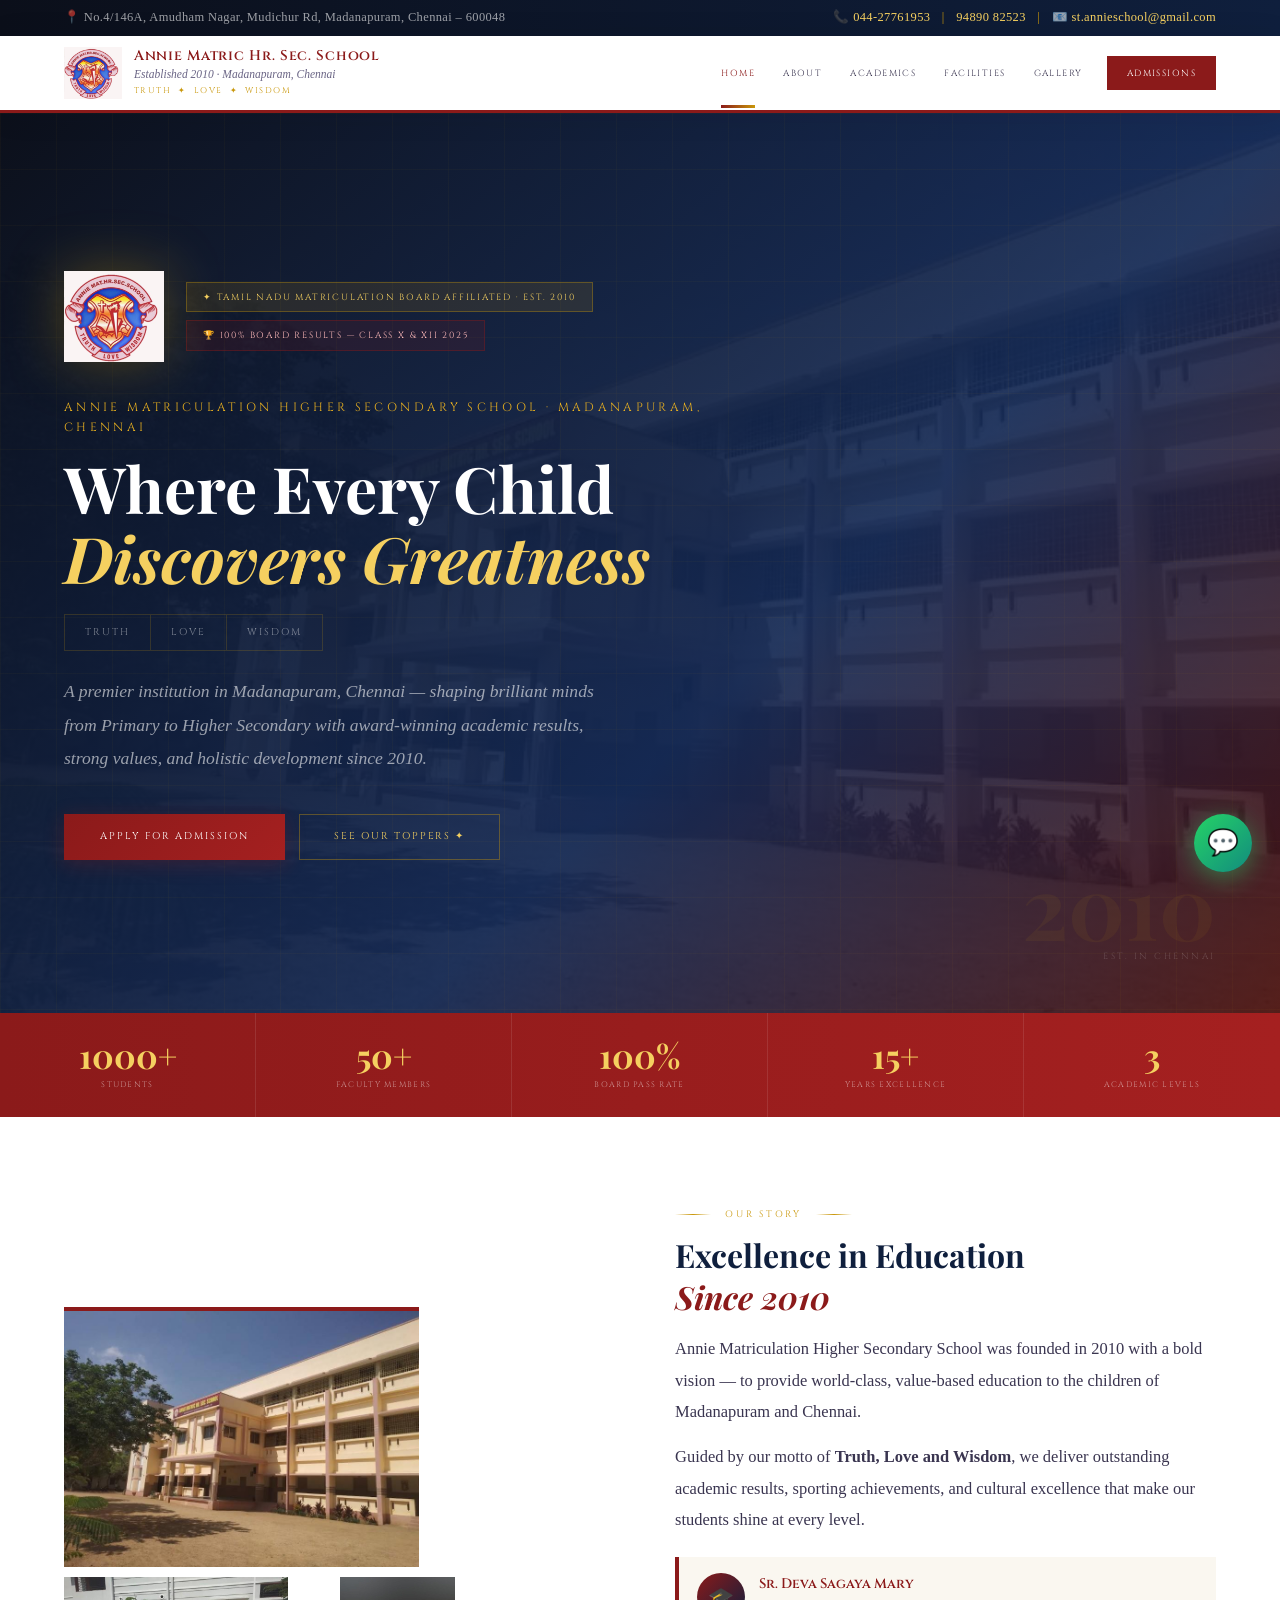
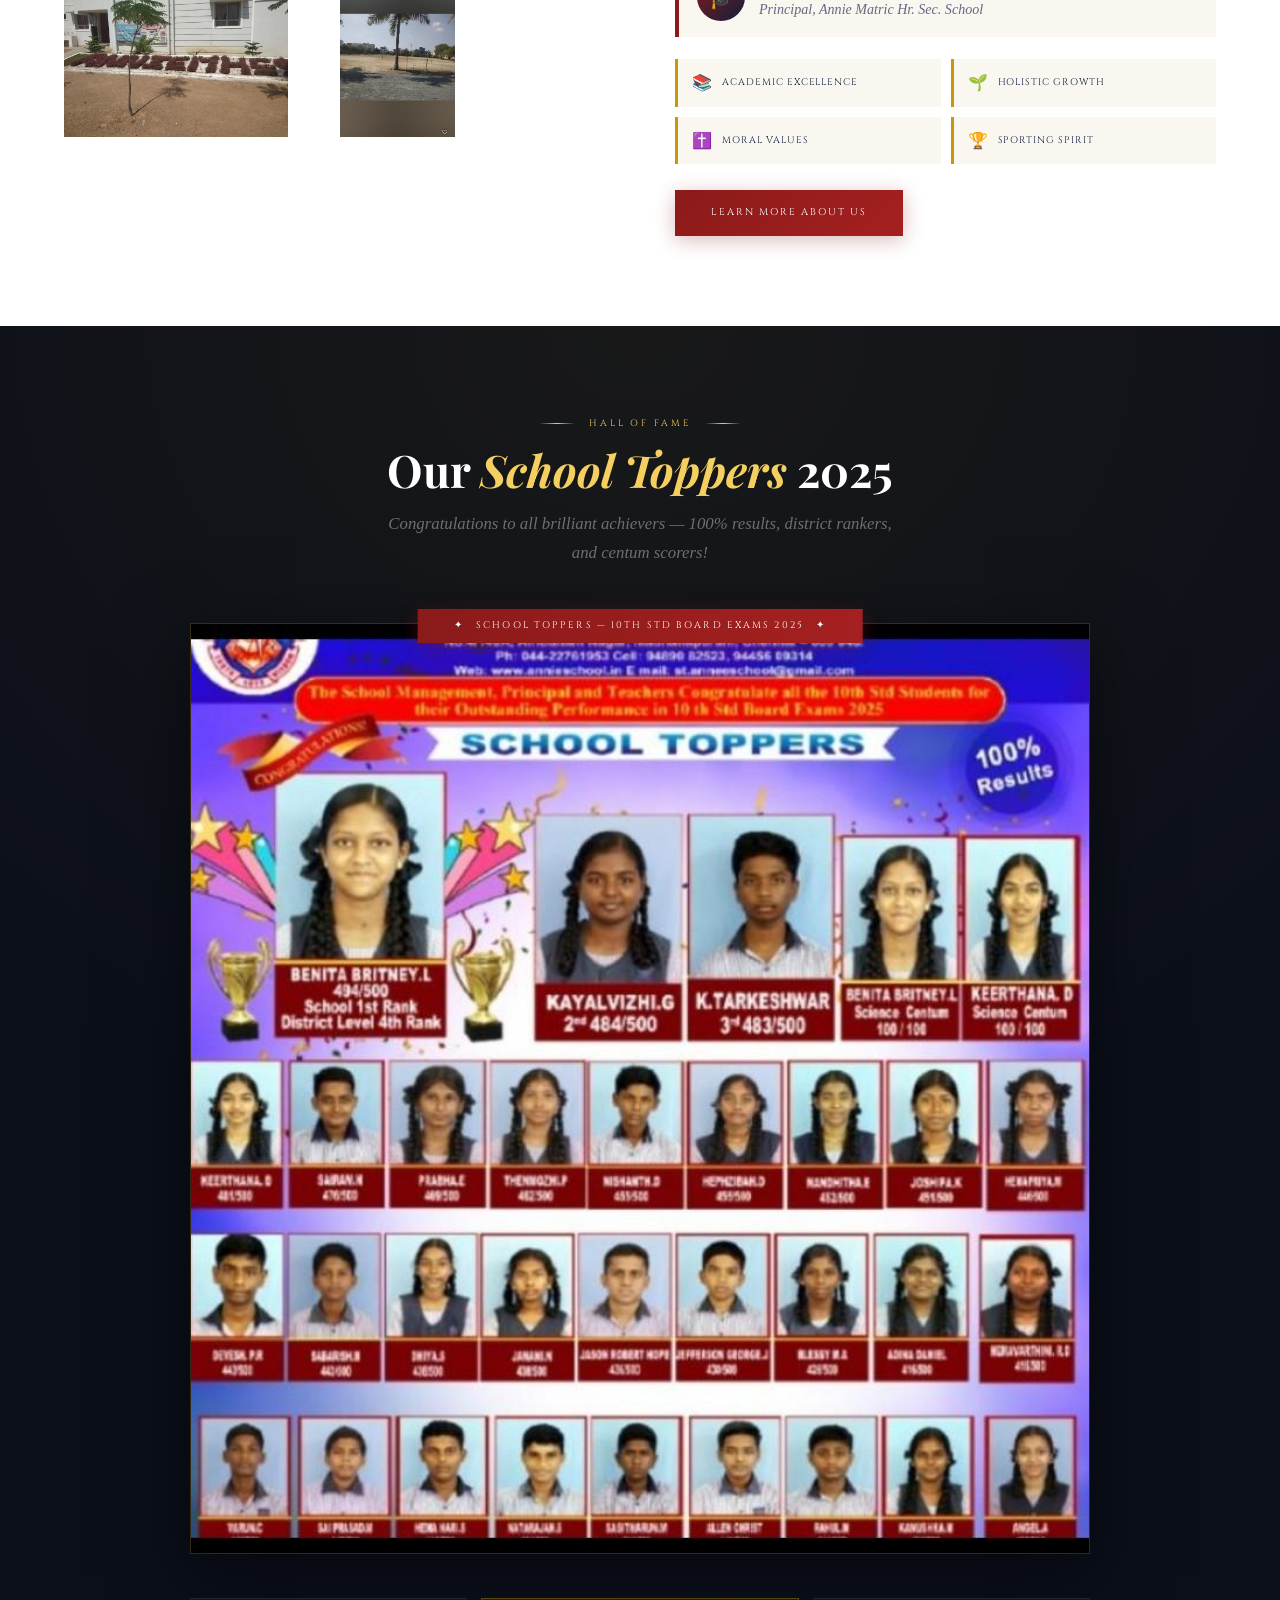
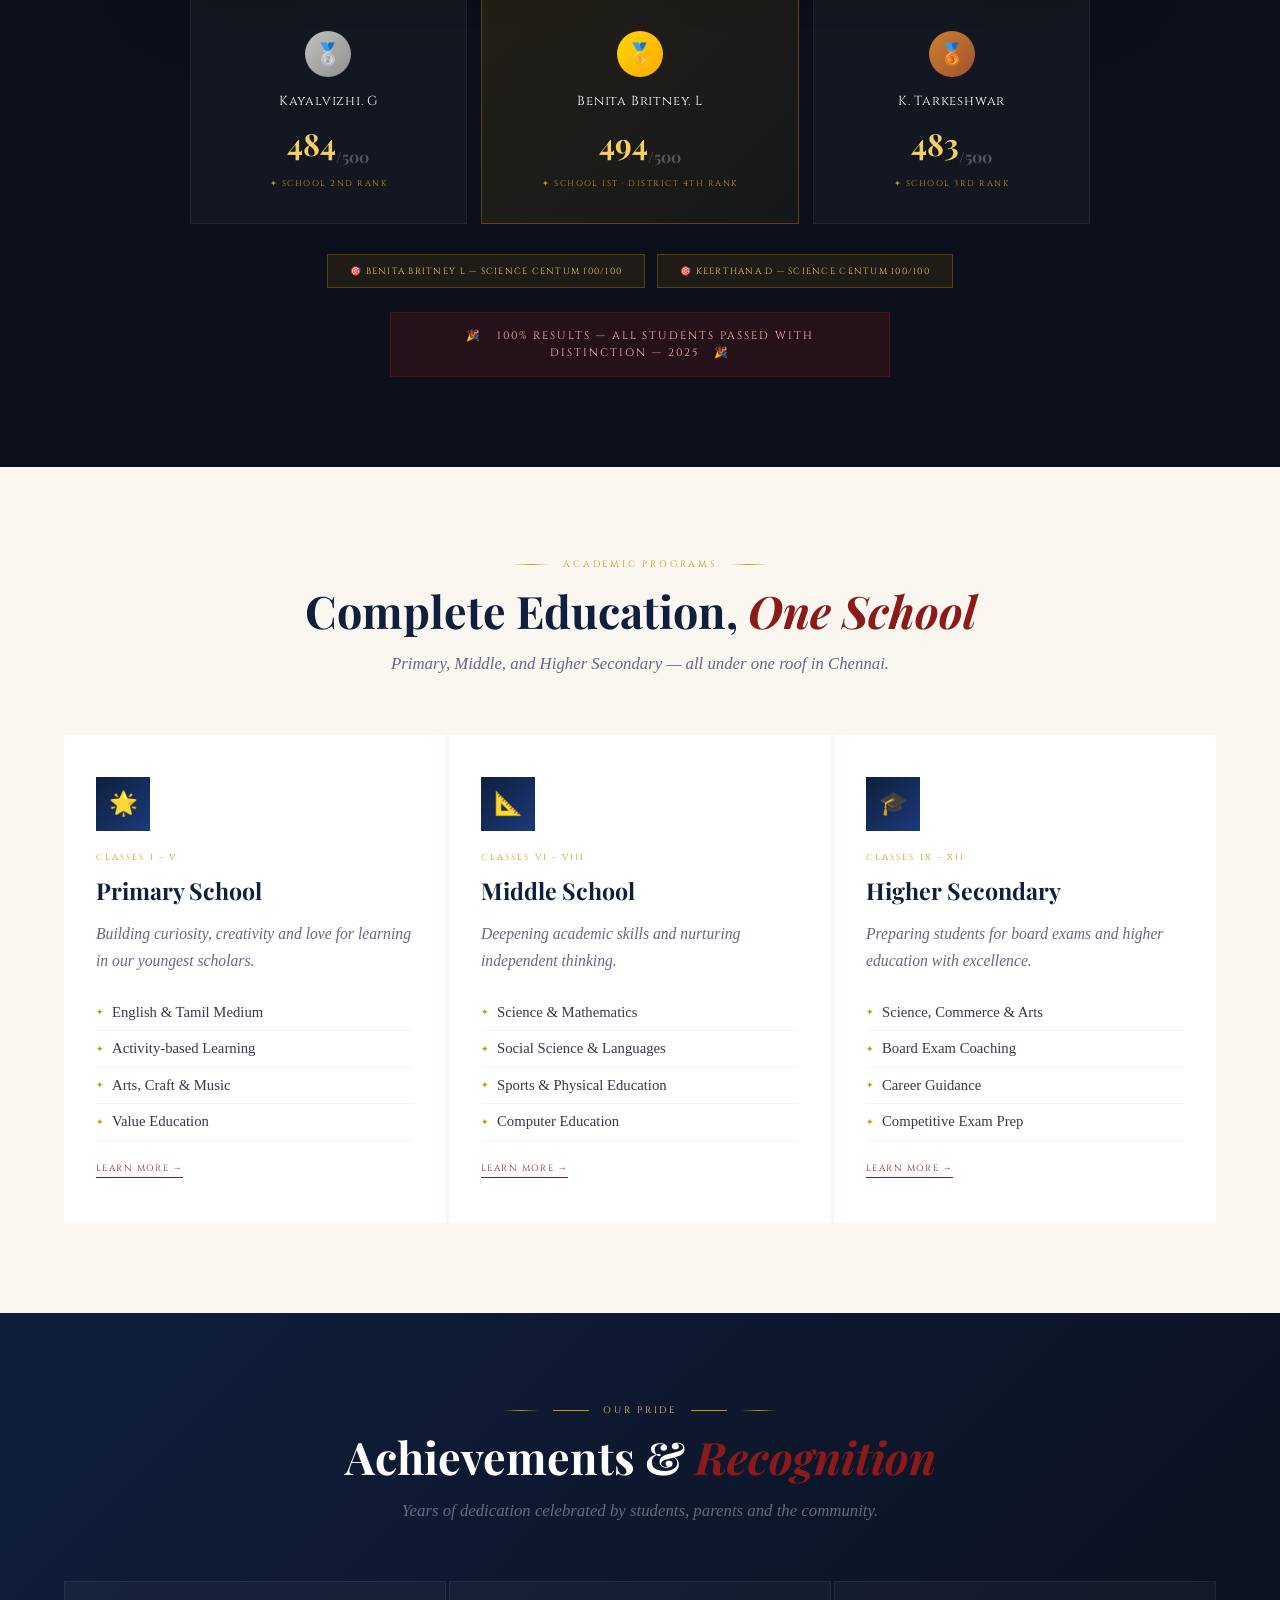
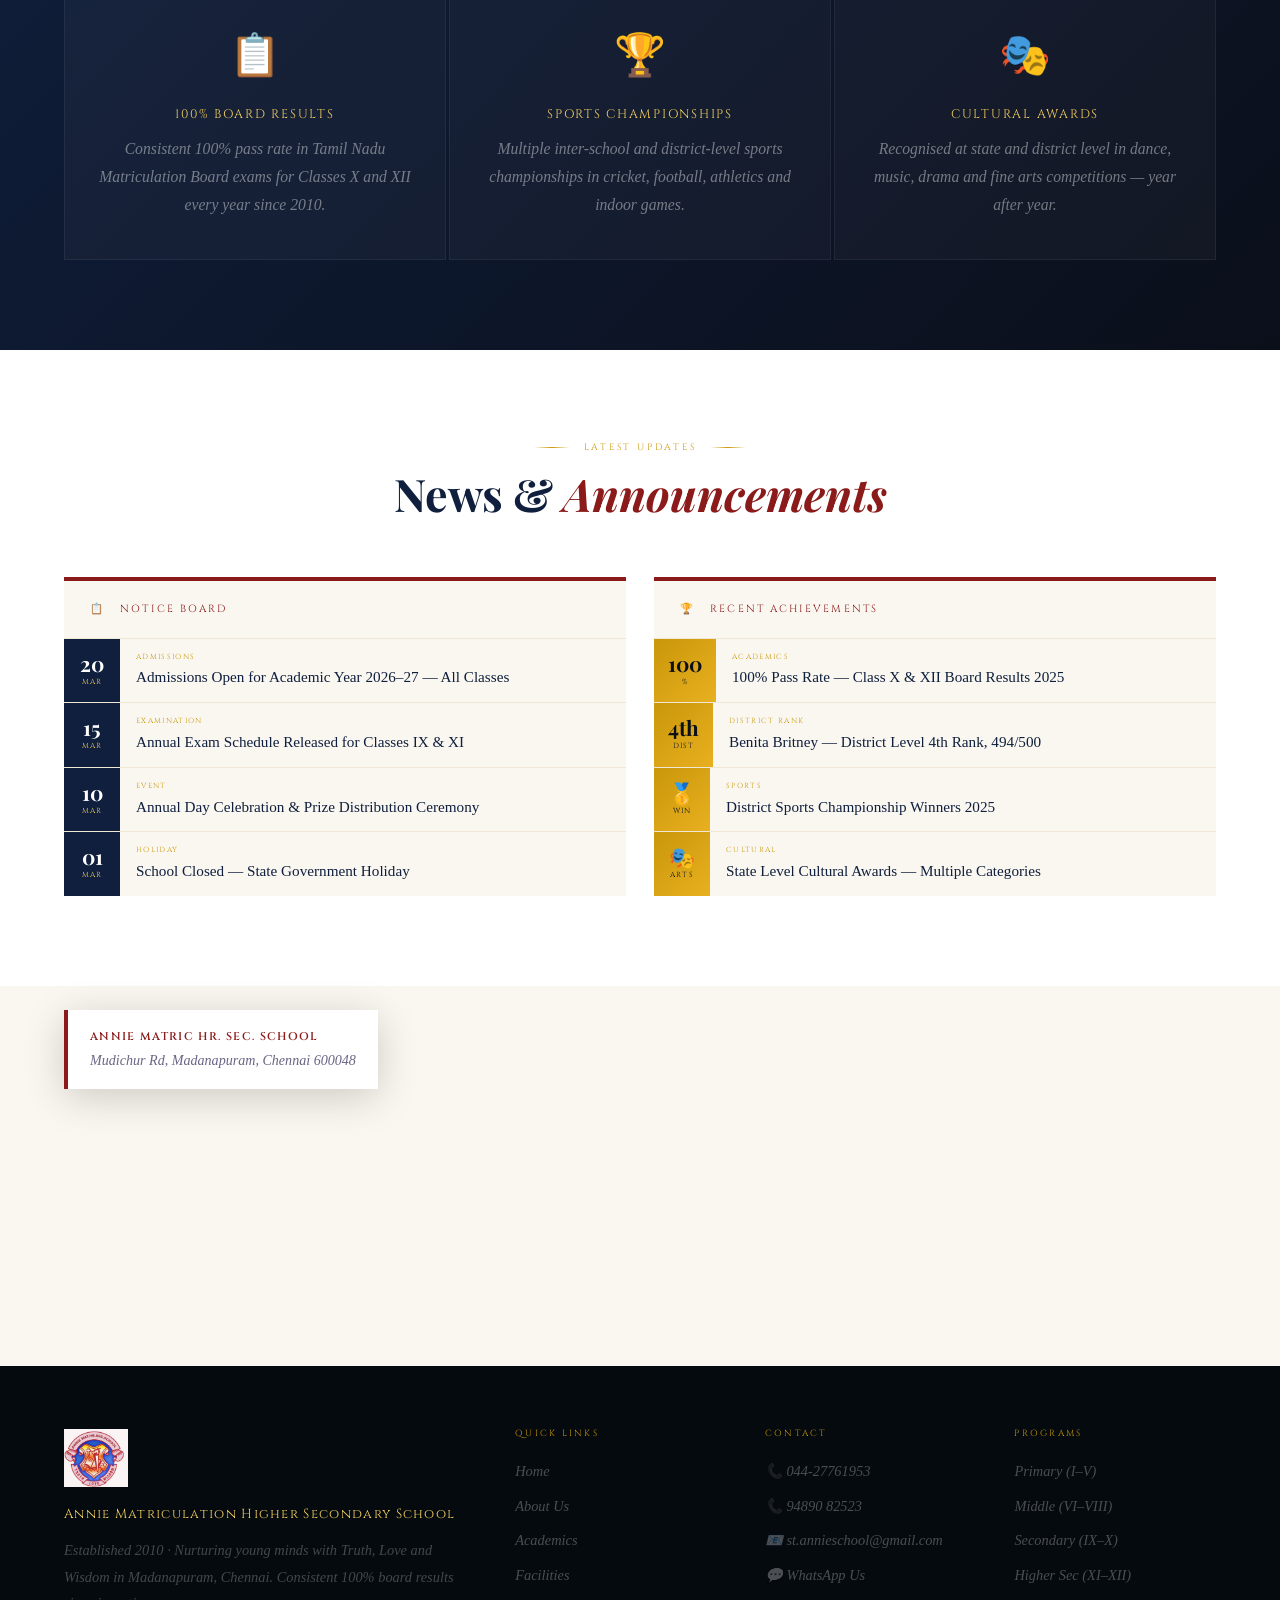
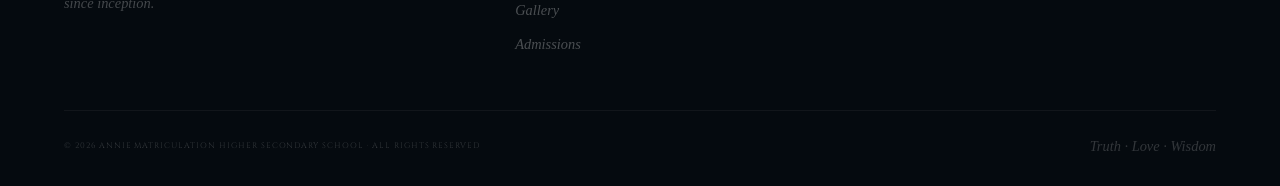
<file: index.html>
<!DOCTYPE html>
<html lang="en">
<head>
<meta charset="UTF-8">
<meta name="viewport" content="width=device-width, initial-scale=1.0">
<meta name="description" content="Annie Matriculation Higher Secondary School — Best school in Madanapuram, Chennai. 100% board results, experienced faculty, holistic education since 2010.">
<meta name="keywords" content="Annie Matric School Chennai, school in Madanapuram Chennai, matriculation school Chennai, best school Mudichur Road">
<meta name="robots" content="index, follow">
<title>Annie Matric Hr. Sec. School — Best School in Madanapuram, Chennai</title>
<link rel="stylesheet" href="style.css">
<style>
/* ── HERO ── */
.hero {
  position: relative; min-height: 100vh; display: flex; align-items: center; overflow: hidden;
}
.hero-bg {
  position: absolute; inset: 0;
  background-image: url('building.jpg');
  background-size: cover; background-position: center top;
  filter: brightness(0.25) saturate(0.7);
}
.hero-overlay {
  position: absolute; inset: 0;
  background: linear-gradient(135deg, rgba(11,15,26,0.95) 0%, rgba(26,58,122,0.65) 60%, rgba(139,26,26,0.45) 100%);
}
.hero-pattern {
  position: absolute; inset: 0;
  background-image: linear-gradient(rgba(201,151,10,0.04) 1px, transparent 1px),
    linear-gradient(90deg, rgba(201,151,10,0.04) 1px, transparent 1px);
  background-size: 56px 56px;
}
.hero-content { position: relative; z-index: 1; padding: 100px 5%; max-width: 820px; }

.hero-logo-row { display: flex; align-items: center; gap: 22px; margin-bottom: 32px; }
.hero-logo { width: 100px; height: 100px; object-fit: contain; filter: drop-shadow(0 0 28px rgba(201,151,10,0.35)); }
.hero-badges { display: flex; flex-direction: column; gap: 8px; }
.badge {
  display: inline-flex; align-items: center; gap: 8px; width: fit-content;
  padding: 7px 16px; font-family: var(--font-ui); font-size: 0.56rem; letter-spacing: 0.2em; text-transform: uppercase;
}
.badge-gold { background: rgba(201,151,10,0.12); border: 1px solid rgba(201,151,10,0.35); color: var(--gold3); }
.badge-red  { background: rgba(139,26,26,0.15); border: 1px solid rgba(139,26,26,0.4); color: #ffbbbb; }

.hero-sub { font-family: var(--font-ui); font-size: 0.75rem; letter-spacing: 0.28em; color: var(--gold2); text-transform: uppercase; margin-bottom: 16px; }
.hero-title { font-family: var(--font-head); font-size: clamp(2.4rem, 5.5vw, 4rem); font-weight: 700; color: var(--white); line-height: 1.1; margin-bottom: 20px; }
.hero-title em { font-style: italic; color: var(--gold3); }

.motto-bar { display: flex; width: fit-content; border: 1px solid rgba(201,151,10,0.2); margin-bottom: 24px; }
.motto-word {
  padding: 10px 20px; font-family: var(--font-ui); font-size: 0.62rem; letter-spacing: 0.2em; text-transform: uppercase;
  color: rgba(255,255,255,0.45); border-right: 1px solid rgba(201,151,10,0.2); transition: all 0.3s;
}
.motto-word:last-child { border-right: none; }
.motto-word:hover { color: var(--gold3); background: rgba(201,151,10,0.08); }

.hero-desc { font-size: 1.1rem; color: rgba(255,255,255,0.58); line-height: 1.9; max-width: 560px; margin-bottom: 38px; font-style: italic; }
.hero-btns { display: flex; gap: 14px; flex-wrap: wrap; }

.hero-since { position: absolute; right: 5%; bottom: 50px; z-index: 1; text-align: right; }
.hero-since-num { font-family: var(--font-head); font-size: 5.5rem; font-weight: 700; color: rgba(201,151,10,0.07); line-height: 1; }
.hero-since-lbl { font-family: var(--font-ui); font-size: 0.56rem; letter-spacing: 0.28em; color: rgba(255,255,255,0.18); text-transform: uppercase; }

/* STATS */
.stats { display: grid; grid-template-columns: repeat(5,1fr); background: linear-gradient(90deg,var(--crimson),var(--crimson2)); }
.stat { text-align: center; padding: 26px 12px; border-right: 1px solid rgba(255,255,255,0.1); transition: background 0.3s; }
.stat:hover { background: rgba(0,0,0,0.15); }
.stat:last-child { border-right: none; }
.stat-n { font-family: var(--font-head); font-size: 2.1rem; font-weight: 700; color: var(--gold3); display: block; line-height: 1; }
.stat-l { font-family: var(--font-ui); font-size: 0.5rem; letter-spacing: 0.16em; text-transform: uppercase; color: rgba(255,255,255,0.5); margin-top: 6px; display: block; }

/* ABOUT STRIP */
.about-strip { padding: 90px 5%; background: var(--white); }
.about-strip-grid { display: grid; grid-template-columns: 1fr 1fr; gap: 70px; align-items: center; max-width: 1160px; margin: 0 auto; }
.about-photos { display: grid; grid-template-columns: 1fr 1fr; gap: 10px; }
.aph-main { grid-column: 1/-1; height: 260px; object-fit: cover; object-position: center top; border-top: 4px solid var(--crimson); }
.aph-sm { height: 160px; object-fit: cover; }
.about-body h2 { font-family: var(--font-head); font-size: 2rem; color: var(--navy); margin-bottom: 16px; line-height: 1.3; }
.about-body h2 em { font-style: italic; color: var(--crimson); }
.about-body p { font-size: 1.03rem; color: var(--textm); line-height: 1.9; margin-bottom: 14px; }
.principal-box { display: flex; align-items: center; gap: 14px; background: var(--cream); border-left: 4px solid var(--crimson); padding: 16px 18px; margin: 22px 0; }
.p-av { width: 48px; height: 48px; background: linear-gradient(135deg,var(--crimson),var(--navy)); border-radius: 50%; display: flex; align-items: center; justify-content: center; font-size: 1.3rem; flex-shrink: 0; }
.p-name { font-family: var(--font-ui); font-size: 0.85rem; color: var(--crimson); font-weight: 600; }
.p-role { font-size: 0.88rem; font-style: italic; color: var(--textl); margin-top: 2px; }
.vals { display: grid; grid-template-columns: 1fr 1fr; gap: 10px; margin-top: 20px; }
.val { display: flex; gap: 10px; align-items: center; padding: 11px 14px; background: var(--cream); border-left: 3px solid var(--gold); transition: all 0.3s; }
.val:hover { background: var(--cream2); border-left-color: var(--crimson); }
.val-icon { font-size: 1rem; }
.val-text { font-family: var(--font-ui); font-size: 0.6rem; letter-spacing: 0.1em; text-transform: uppercase; color: var(--navy); }

/* TOPPERS */
.toppers-section { padding: 90px 5%; background: var(--deep); position: relative; overflow: hidden; }
.toppers-section::before { content: ''; position: absolute; inset: 0; background: radial-gradient(ellipse 80% 50% at 50% 0%, rgba(201,151,10,0.07), transparent); }
.toppers-inner { position: relative; z-index: 1; max-width: 1160px; margin: 0 auto; }
.toppers-section .eyebrow { color: var(--gold3); }
.toppers-section .eyebrow::before,.toppers-section .eyebrow::after { background: linear-gradient(90deg,transparent,var(--gold3),transparent); }
.toppers-section .sec-title { color: var(--white); }
.toppers-section .sec-title em { color: var(--gold3); }
.toppers-section .sec-sub { color: rgba(255,255,255,0.38); }

.toppers-img-wrap { position: relative; margin: 0 auto 44px; max-width: 900px; }
.toppers-ribbon {
  position: absolute; top: -14px; left: 50%; transform: translateX(-50%);
  background: linear-gradient(90deg,var(--crimson),var(--crimson2));
  color: var(--white); font-family: var(--font-ui); font-size: 0.6rem; letter-spacing: 0.22em; text-transform: uppercase;
  padding: 9px 36px; white-space: nowrap; box-shadow: 0 4px 18px rgba(139,26,26,0.4);
}
.toppers-img { width: 100%; border: 1px solid rgba(201,151,10,0.2); box-shadow: 0 20px 70px rgba(0,0,0,0.5); }

.top3 { display: grid; grid-template-columns: 1fr 1.15fr 1fr; gap: 14px; max-width: 900px; margin: 0 auto 30px; }
.top-card { padding: 32px 24px; text-align: center; border: 1px solid rgba(255,255,255,0.06); background: rgba(255,255,255,0.03); transition: all 0.4s; }
.top-card:hover { transform: translateY(-4px); background: rgba(201,151,10,0.06); border-color: rgba(201,151,10,0.25); }
.top-card.gold { background: linear-gradient(135deg,rgba(201,151,10,0.12),rgba(232,176,32,0.05)); border-color: rgba(201,151,10,0.35); }
.rank-badge { display: inline-flex; align-items: center; justify-content: center; width: 46px; height: 46px; border-radius: 50%; font-size: 1.3rem; margin-bottom: 14px; }
.r1 { background: linear-gradient(135deg,#ffd700,#ffaa00); }
.r2 { background: linear-gradient(135deg,#c0c0c0,#909090); }
.r3 { background: linear-gradient(135deg,#cd7f32,#a0522d); }
.top-name { font-family: var(--font-ui); font-size: 0.82rem; color: var(--white); margin-bottom: 8px; letter-spacing: 0.06em; }
.top-score { font-family: var(--font-head); font-size: 1.9rem; font-weight: 700; color: var(--gold3); }
.top-score sub { font-size: 1rem; color: rgba(255,255,255,0.28); }
.top-label { font-family: var(--font-ui); font-size: 0.52rem; letter-spacing: 0.18em; text-transform: uppercase; color: var(--gold); margin-top: 8px; display: block; }
.centum-row { display: flex; gap: 12px; justify-content: center; flex-wrap: wrap; margin-bottom: 24px; }
.centum-pill {
  padding: 9px 22px; background: rgba(201,151,10,0.1); border: 1px solid rgba(201,151,10,0.3);
  font-family: var(--font-ui); font-size: 0.56rem; letter-spacing: 0.14em; color: var(--gold3); text-transform: uppercase;
  display: flex; align-items: center; gap: 8px;
}
.hundred { display: flex; align-items: center; justify-content: center; gap: 10px; padding: 14px 28px; background: rgba(139,26,26,0.2); border: 1px solid rgba(139,26,26,0.35); max-width: 500px; margin: 0 auto; font-family: var(--font-ui); font-size: 0.68rem; letter-spacing: 0.18em; color: #ffbbbb; text-transform: uppercase; }

/* PROGRAMS MINI */
.programs-mini { padding: 90px 5%; background: var(--cream); }
.prog-grid { display: grid; grid-template-columns: repeat(3,1fr); gap: 3px; max-width: 1160px; margin: 0 auto; }
.prog-card { background: var(--white); padding: 42px 32px; position: relative; overflow: hidden; transition: all 0.4s; border-bottom: 3px solid transparent; }
.prog-card::before { content: ''; position: absolute; top: 0; left: 0; right: 0; height: 0; background: linear-gradient(90deg,var(--crimson),var(--navy)); transition: height 0.4s; }
.prog-card:hover::before { height: 4px; }
.prog-card:hover { box-shadow: 0 24px 60px rgba(11,15,26,0.1); transform: translateY(-5px); border-bottom-color: var(--crimson); }
.prog-card > * { position: relative; z-index: 1; }
.prog-icon { width: 54px; height: 54px; background: linear-gradient(135deg,var(--navy),var(--navy2)); display: flex; align-items: center; justify-content: center; font-size: 1.45rem; margin-bottom: 20px; }
.prog-level { font-family: var(--font-ui); font-size: 0.54rem; letter-spacing: 0.24em; text-transform: uppercase; color: var(--gold); margin-bottom: 8px; }
.prog-name { font-family: var(--font-head); font-size: 1.45rem; font-weight: 700; color: var(--navy); margin-bottom: 10px; }
.prog-desc { font-size: 0.98rem; color: var(--textl); line-height: 1.75; font-style: italic; margin-bottom: 20px; }
.prog-list { list-style: none; }
.prog-list li { font-size: 0.92rem; color: var(--textm); padding: 6px 0; border-bottom: 1px solid rgba(26,58,122,0.06); display: flex; gap: 8px; align-items: center; }
.prog-list li::before { content: '✦'; color: var(--gold); font-size: 0.56rem; flex-shrink: 0; }
.prog-cta { display: inline-flex; align-items: center; gap: 8px; margin-top: 20px; font-family: var(--font-ui); font-size: 0.56rem; letter-spacing: 0.16em; text-transform: uppercase; color: var(--crimson); border-bottom: 1px solid var(--crimson); padding-bottom: 2px; transition: gap 0.3s; }
.prog-card:hover .prog-cta { gap: 14px; }

/* ACHIEVEMENTS */
.ach-section { padding: 90px 5%; background: linear-gradient(135deg,var(--navy),var(--deep)); }
.ach-grid { display: grid; grid-template-columns: repeat(3,1fr); gap: 3px; max-width: 1160px; margin: 0 auto; }
.ach-card { padding: 40px 32px; background: rgba(255,255,255,0.03); border: 1px solid rgba(255,255,255,0.06); text-align: center; transition: all 0.4s; position: relative; overflow: hidden; }
.ach-card::after { content: ''; position: absolute; bottom: 0; left: 0; right: 0; height: 2px; background: linear-gradient(90deg,var(--crimson),var(--gold)); transform: scaleX(0); transition: transform 0.4s; }
.ach-card:hover { background: rgba(201,151,10,0.06); border-color: rgba(201,151,10,0.2); transform: translateY(-4px); }
.ach-card:hover::after { transform: scaleX(1); }
.ach-icon { font-size: 2.6rem; display: block; margin-bottom: 16px; }
.ach-title { font-family: var(--font-ui); font-size: 0.78rem; letter-spacing: 0.14em; text-transform: uppercase; color: var(--gold3); margin-bottom: 10px; }
.ach-desc { font-size: 0.98rem; color: rgba(255,255,255,0.42); line-height: 1.8; font-style: italic; }

/* NOTICES STRIP */
.notices-strip { padding: 90px 5%; background: var(--white); }
.notices-grid { display: grid; grid-template-columns: 1fr 1fr; gap: 28px; max-width: 1160px; margin: 0 auto; }
.nboard { background: var(--cream); border-top: 4px solid var(--crimson); }
.nboard-head { padding: 20px 26px; border-bottom: 1px solid var(--cream2); font-family: var(--font-ui); font-size: 0.65rem; letter-spacing: 0.2em; text-transform: uppercase; color: var(--crimson); }
.nitem { display: flex; border-bottom: 1px solid var(--cream2); transition: background 0.3s; }
.nitem:hover { background: rgba(139,26,26,0.03); }
.nitem:last-child { border-bottom: none; }
.ndate { text-align: center; background: var(--navy); color: var(--white); padding: 14px; min-width: 56px; flex-shrink: 0; display: flex; flex-direction: column; align-items: center; justify-content: center; }
.nday { font-family: var(--font-head); font-size: 1.3rem; font-weight: 700; line-height: 1; }
.nmon { font-family: var(--font-ui); font-size: 0.46rem; letter-spacing: 0.14em; text-transform: uppercase; color: var(--gold3); margin-top: 3px; }
.ncontent { padding: 13px 16px; flex: 1; }
.ntag { font-family: var(--font-ui); font-size: 0.46rem; letter-spacing: 0.18em; text-transform: uppercase; color: var(--gold); margin-bottom: 3px; }
.ntitle { font-size: 0.95rem; color: var(--navy); font-weight: 500; line-height: 1.4; }
.gold-d { background: linear-gradient(135deg,var(--gold),var(--gold2)) !important; }
.gold-d .nday,.gold-d .nmon { color: var(--deep) !important; }

/* ── RESPONSIVE ── */
@media (max-width: 900px) {
  .about-strip-grid,.prog-grid,.ach-grid,.notices-grid,.top3 { grid-template-columns: 1fr; }
  .stats { grid-template-columns: repeat(3,1fr); }
  .hero-since { display: none; }
  .hero-content { padding: 80px 4%; }
  .about-photos { grid-template-columns: 1fr; }
  .aph-main,.aph-sm { height: 200px; width: 100%; }
  .toppers-ribbon { font-size: 0.5rem; padding: 8px 16px; white-space: normal; text-align: center; }
}
@media (max-width: 600px) {
  .stats { grid-template-columns: repeat(2,1fr); }
  .motto-bar { flex-direction: column; width: 100%; }
  .motto-word { border-right: none; border-bottom: 1px solid rgba(201,151,10,0.2); }
  .motto-word:last-child { border-bottom: none; }
}
</style>
</head>
<body>
<script>
const _page = 'Home';
</script>

<!-- HERO -->
<section class="hero">
  <div class="hero-bg"></div>
  <div class="hero-overlay"></div>
  <div class="hero-pattern"></div>
  <div class="hero-content">
    <div class="hero-logo-row">
      <img class="hero-logo" src="logo.jpg" alt="Annie School Crest"/>
      <div class="hero-badges">
        <div class="badge badge-gold">✦ Tamil Nadu Matriculation Board Affiliated · Est. 2010</div>
        <div class="badge badge-red">🏆 100% Board Results — Class X & XII 2025</div>
      </div>
    </div>
    <p class="hero-sub">Annie Matriculation Higher Secondary School · Madanapuram, Chennai</p>
    <h1 class="hero-title">Where Every Child<br><em>Discovers Greatness</em></h1>
    <div class="motto-bar">
      <div class="motto-word">Truth</div>
      <div class="motto-word">Love</div>
      <div class="motto-word">Wisdom</div>
    </div>
    <p class="hero-desc">A premier institution in Madanapuram, Chennai — shaping brilliant minds from Primary to Higher Secondary with award-winning academic results, strong values, and holistic development since 2010.</p>
    <div class="hero-btns">
      <a href="contact.html" class="btn btn-red">Apply for Admission</a>
      <a href="#toppers" class="btn btn-outline">See Our Toppers ✦</a>
    </div>
  </div>
  <div class="hero-since">
    <div class="hero-since-num">2010</div>
    <div class="hero-since-lbl">Est. in Chennai</div>
  </div>
</section>

<!-- STATS -->
<div class="stats stagger">
  <div class="stat"><span class="stat-n">1000+</span><span class="stat-l">Students</span></div>
  <div class="stat"><span class="stat-n">50+</span><span class="stat-l">Faculty Members</span></div>
  <div class="stat"><span class="stat-n">100%</span><span class="stat-l">Board Pass Rate</span></div>
  <div class="stat"><span class="stat-n">15+</span><span class="stat-l">Years Excellence</span></div>
  <div class="stat"><span class="stat-n">3</span><span class="stat-l">Academic Levels</span></div>
</div>

<!-- ABOUT -->
<section class="about-strip reveal" id="about">
  <div class="about-strip-grid">
    <div class="about-photos">
      <img class="aph-main" src="building.jpg" alt="Annie School Main Building"/>
      <img class="aph-sm" src="campus.jpg" alt="Campus"/>
      <img class="aph-sm" src="ground.jpg" alt="Sports Ground"/>
    </div>
    <div class="about-body">
      <div class="eyebrow" style="justify-content:flex-start;">Our Story</div>
      <h2>Excellence in Education<br><em>Since 2010</em></h2>
      <p>Annie Matriculation Higher Secondary School was founded in 2010 with a bold vision — to provide world-class, value-based education to the children of Madanapuram and Chennai.</p>
      <p>Guided by our motto of <strong>Truth, Love and Wisdom</strong>, we deliver outstanding academic results, sporting achievements, and cultural excellence that make our students shine at every level.</p>
      <div class="principal-box">
        <div class="p-av">🎓</div>
        <div>
          <div class="p-name">Sr. Deva Sagaya Mary</div>
          <div class="p-role">Principal, Annie Matric Hr. Sec. School</div>
        </div>
      </div>
      <div class="vals stagger">
        <div class="val"><span class="val-icon">📚</span><span class="val-text">Academic Excellence</span></div>
        <div class="val"><span class="val-icon">🌱</span><span class="val-text">Holistic Growth</span></div>
        <div class="val"><span class="val-icon">✝️</span><span class="val-text">Moral Values</span></div>
        <div class="val"><span class="val-icon">🏆</span><span class="val-text">Sporting Spirit</span></div>
      </div>
      <br>
      <a href="about.html" class="btn btn-red" style="width:fit-content;">Learn More About Us</a>
    </div>
  </div>
</section>

<!-- TOPPERS -->
<section class="toppers-section reveal" id="toppers">
  <div class="toppers-inner">
    <div class="sec-head">
      <div class="eyebrow">Hall of Fame</div>
      <h2 class="sec-title">Our <em>School Toppers</em> 2025</h2>
      <p class="sec-sub">Congratulations to all brilliant achievers — 100% results, district rankers, and centum scorers!</p>
    </div>
    <div class="toppers-img-wrap">
      <div class="toppers-ribbon">✦ &nbsp; School Toppers — 10th Std Board Exams 2025 &nbsp; ✦</div>
      <img class="toppers-img" src="toppers.jpg" alt="Annie School Toppers 2025"/>
    </div>
    <div class="top3 stagger">
      <div class="top-card">
        <div class="rank-badge r2">🥈</div>
        <div class="top-name">Kayalvizhi. G</div>
        <div class="top-score">484<sub>/500</sub></div>
        <div class="top-label">✦ School 2nd Rank</div>
      </div>
      <div class="top-card gold">
        <div class="rank-badge r1">🥇</div>
        <div class="top-name">Benita Britney. L</div>
        <div class="top-score">494<sub>/500</sub></div>
        <div class="top-label">✦ School 1st · District 4th Rank</div>
      </div>
      <div class="top-card">
        <div class="rank-badge r3">🥉</div>
        <div class="top-name">K. Tarkeshwar</div>
        <div class="top-score">483<sub>/500</sub></div>
        <div class="top-label">✦ School 3rd Rank</div>
      </div>
    </div>
    <div class="centum-row">
      <div class="centum-pill">🎯 Benita Britney L — Science Centum 100/100</div>
      <div class="centum-pill">🎯 Keerthana D — Science Centum 100/100</div>
    </div>
    <div style="text-align:center;">
      <div class="hundred">🎉 &nbsp; 100% Results — All Students Passed with Distinction — 2025 &nbsp; 🎉</div>
    </div>
  </div>
</section>

<!-- PROGRAMS -->
<section class="programs-mini reveal">
  <div class="sec-head">
    <div class="eyebrow">Academic Programs</div>
    <h2 class="sec-title">Complete Education, <em>One School</em></h2>
    <p class="sec-sub">Primary, Middle, and Higher Secondary — all under one roof in Chennai.</p>
  </div>
  <div class="prog-grid stagger">
    <div class="prog-card">
      <div class="prog-icon">🌟</div>
      <div class="prog-level">Classes I – V</div>
      <h3 class="prog-name">Primary School</h3>
      <p class="prog-desc">Building curiosity, creativity and love for learning in our youngest scholars.</p>
      <ul class="prog-list">
        <li>English & Tamil Medium</li>
        <li>Activity-based Learning</li>
        <li>Arts, Craft & Music</li>
        <li>Value Education</li>
      </ul>
      <a href="academics.html" class="prog-cta">Learn More →</a>
    </div>
    <div class="prog-card">
      <div class="prog-icon">📐</div>
      <div class="prog-level">Classes VI – VIII</div>
      <h3 class="prog-name">Middle School</h3>
      <p class="prog-desc">Deepening academic skills and nurturing independent thinking.</p>
      <ul class="prog-list">
        <li>Science & Mathematics</li>
        <li>Social Science & Languages</li>
        <li>Sports & Physical Education</li>
        <li>Computer Education</li>
      </ul>
      <a href="academics.html" class="prog-cta">Learn More →</a>
    </div>
    <div class="prog-card">
      <div class="prog-icon">🎓</div>
      <div class="prog-level">Classes IX – XII</div>
      <h3 class="prog-name">Higher Secondary</h3>
      <p class="prog-desc">Preparing students for board exams and higher education with excellence.</p>
      <ul class="prog-list">
        <li>Science, Commerce & Arts</li>
        <li>Board Exam Coaching</li>
        <li>Career Guidance</li>
        <li>Competitive Exam Prep</li>
      </ul>
      <a href="academics.html" class="prog-cta">Learn More →</a>
    </div>
  </div>
</section>

<!-- ACHIEVEMENTS -->
<section class="ach-section reveal">
  <div class="sec-head">
    <div class="eyebrow" style="color:var(--gold3);"><span style="flex:0 0 36px;height:1px;background:var(--gold);display:inline-block;"></span>Our Pride<span style="flex:0 0 36px;height:1px;background:var(--gold);display:inline-block;"></span></div>
    <h2 class="sec-title" style="color:var(--white);">Achievements & <em>Recognition</em></h2>
    <p class="sec-sub" style="color:rgba(255,255,255,0.36);">Years of dedication celebrated by students, parents and the community.</p>
  </div>
  <div class="ach-grid stagger">
    <div class="ach-card">
      <span class="ach-icon">📋</span>
      <div class="ach-title">100% Board Results</div>
      <p class="ach-desc">Consistent 100% pass rate in Tamil Nadu Matriculation Board exams for Classes X and XII every year since 2010.</p>
    </div>
    <div class="ach-card">
      <span class="ach-icon">🏆</span>
      <div class="ach-title">Sports Championships</div>
      <p class="ach-desc">Multiple inter-school and district-level sports championships in cricket, football, athletics and indoor games.</p>
    </div>
    <div class="ach-card">
      <span class="ach-icon">🎭</span>
      <div class="ach-title">Cultural Awards</div>
      <p class="ach-desc">Recognised at state and district level in dance, music, drama and fine arts competitions — year after year.</p>
    </div>
  </div>
</section>

<!-- NOTICES -->
<section class="notices-strip reveal">
  <div class="sec-head">
    <div class="eyebrow">Latest Updates</div>
    <h2 class="sec-title">News & <em>Announcements</em></h2>
  </div>
  <div class="notices-grid">
    <div class="nboard">
      <div class="nboard-head">📋 &nbsp; Notice Board</div>
      <div class="nitem"><div class="ndate"><span class="nday">20</span><span class="nmon">Mar</span></div><div class="ncontent"><div class="ntag">Admissions</div><div class="ntitle">Admissions Open for Academic Year 2026–27 — All Classes</div></div></div>
      <div class="nitem"><div class="ndate"><span class="nday">15</span><span class="nmon">Mar</span></div><div class="ncontent"><div class="ntag">Examination</div><div class="ntitle">Annual Exam Schedule Released for Classes IX & XI</div></div></div>
      <div class="nitem"><div class="ndate"><span class="nday">10</span><span class="nmon">Mar</span></div><div class="ncontent"><div class="ntag">Event</div><div class="ntitle">Annual Day Celebration & Prize Distribution Ceremony</div></div></div>
      <div class="nitem"><div class="ndate"><span class="nday">01</span><span class="nmon">Mar</span></div><div class="ncontent"><div class="ntag">Holiday</div><div class="ntitle">School Closed — State Government Holiday</div></div></div>
    </div>
    <div class="nboard">
      <div class="nboard-head">🏆 &nbsp; Recent Achievements</div>
      <div class="nitem"><div class="ndate gold-d"><span class="nday">100</span><span class="nmon">%</span></div><div class="ncontent"><div class="ntag">Academics</div><div class="ntitle">100% Pass Rate — Class X & XII Board Results 2025</div></div></div>
      <div class="nitem"><div class="ndate gold-d"><span class="nday">4th</span><span class="nmon">Dist</span></div><div class="ncontent"><div class="ntag">District Rank</div><div class="ntitle">Benita Britney — District Level 4th Rank, 494/500</div></div></div>
      <div class="nitem"><div class="ndate gold-d"><span class="nday">🥇</span><span class="nmon">Win</span></div><div class="ncontent"><div class="ntag">Sports</div><div class="ntitle">District Sports Championship Winners 2025</div></div></div>
      <div class="nitem"><div class="ndate gold-d"><span class="nday">🎭</span><span class="nmon">Arts</span></div><div class="ncontent"><div class="ntag">Cultural</div><div class="ntitle">State Level Cultural Awards — Multiple Categories</div></div></div>
    </div>
  </div>
</section>

<!-- MAP -->
<div class="map-wrap">
  <iframe src="https://www.google.com/maps?q=Annie+Matriculation+Higher+Secondary+School+Madanapuram+Chennai&output=embed" allowfullscreen loading="lazy"></iframe>
  <div class="map-tag">
    <div class="map-tag-name">Annie Matric Hr. Sec. School</div>
    <div class="map-tag-addr">Mudichur Rd, Madanapuram, Chennai 600048</div>
  </div>
</div>

<script src="components.js"></script>
<script>
  injectTopbar();
  injectNav('Home');
  injectFooter();
  // Move nav & topbar to top
  const nav = document.getElementById('main-nav');
  const tb = document.querySelector('.topbar');
  const mob = document.getElementById('mobile-menu');
  document.body.prepend(mob);
  document.body.prepend(nav);
  document.body.prepend(tb);
</script>
</body>
</html>
</file>
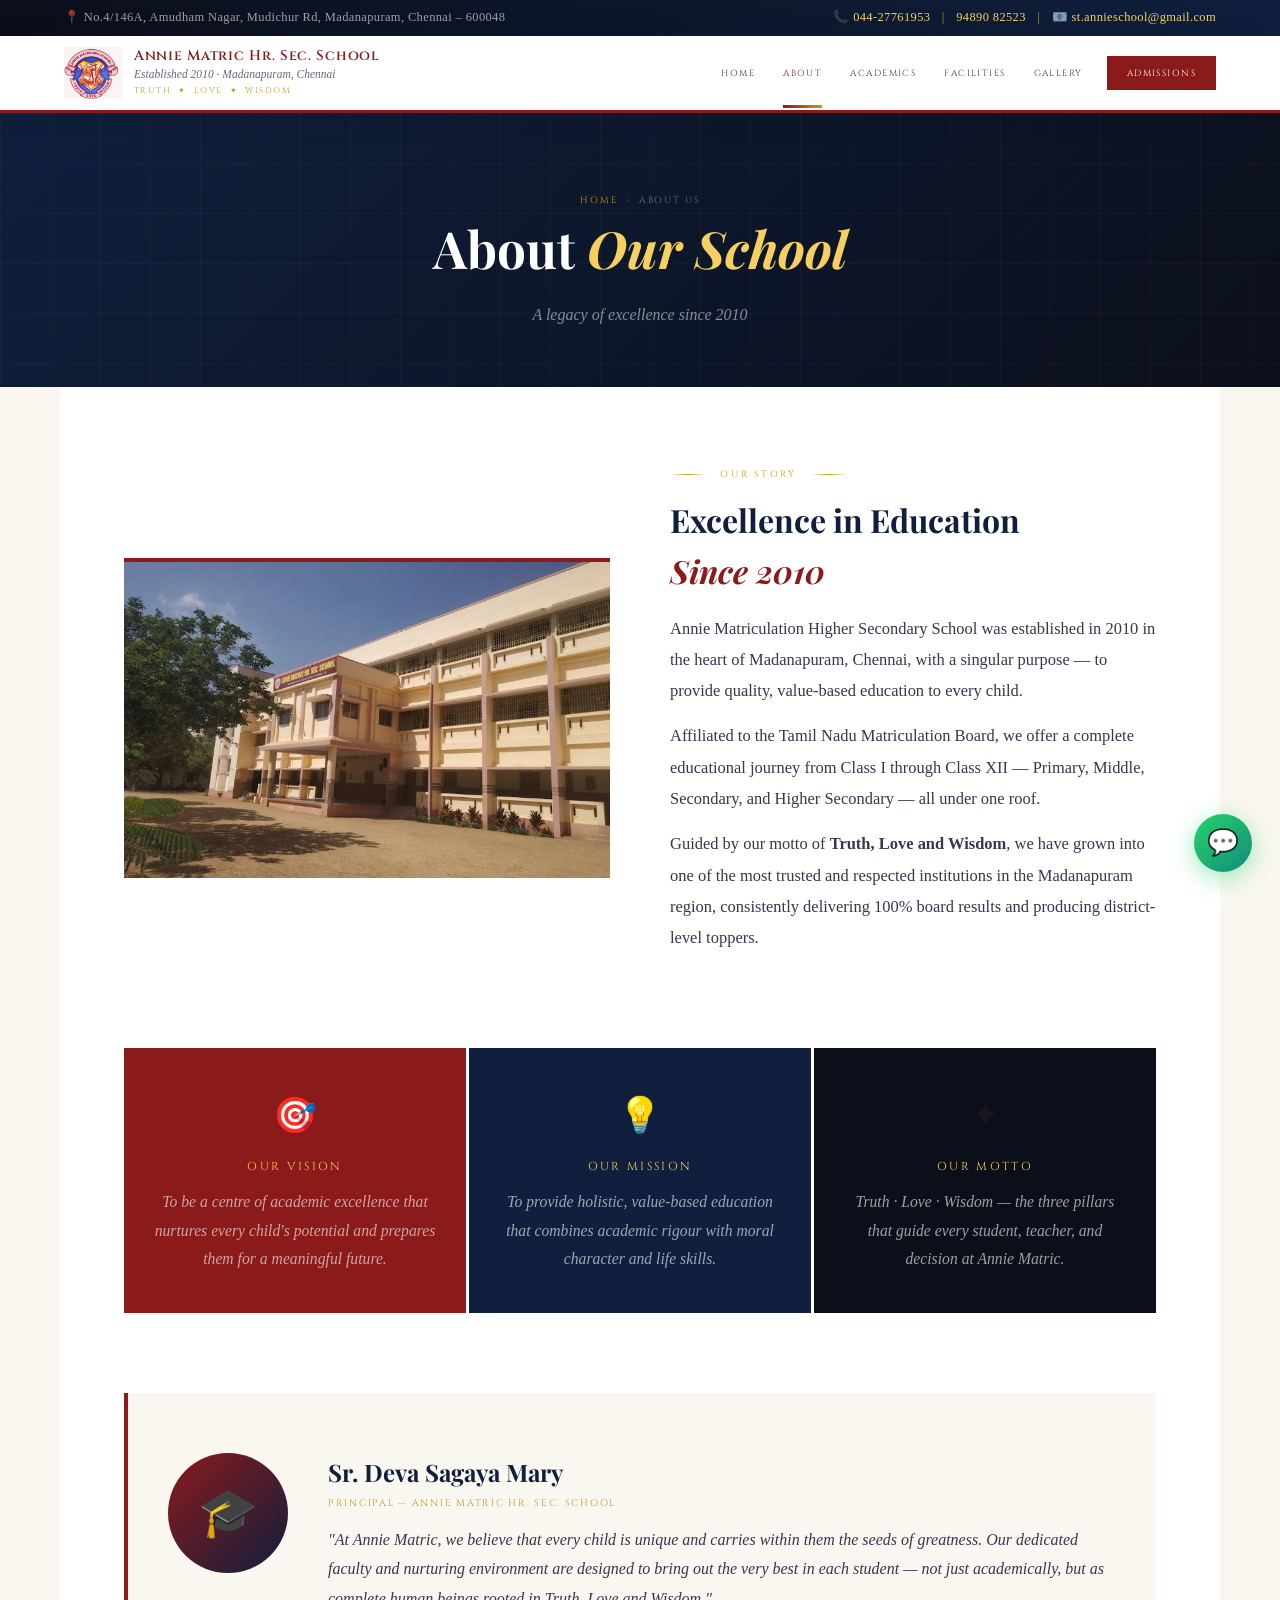
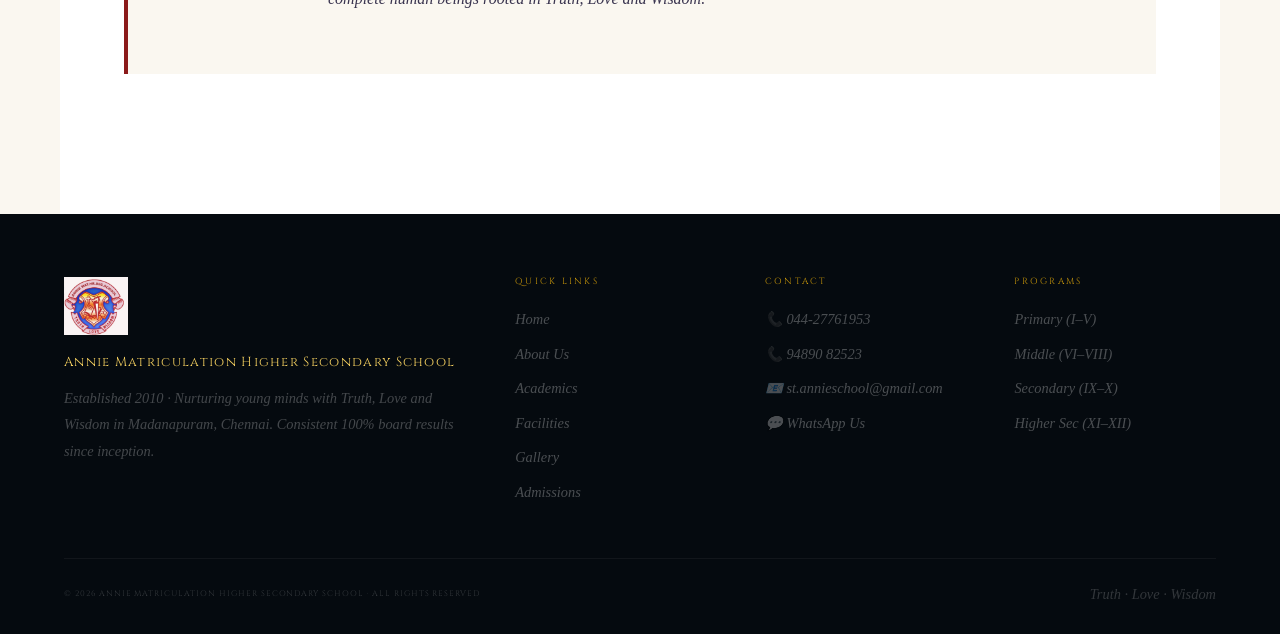
<file: about.html>
<!DOCTYPE html>
<html lang="en">
<head>
<meta charset="UTF-8"><meta name="viewport" content="width=device-width, initial-scale=1.0">
<meta name="description" content="About Annie Matriculation Higher Secondary School — established 2010, Madanapuram, Chennai. Our story, vision, mission and leadership.">
<title>About Us — Annie Matric Hr. Sec. School, Chennai</title>
<link rel="stylesheet" href="style.css">
<style>
.about-main { padding: 80px 5%; background: var(--white); max-width: 1160px; margin: 0 auto; }
.about-lead { display: grid; grid-template-columns: 1fr 1fr; gap: 60px; align-items: center; margin-bottom: 80px; }
.about-lead img { width: 100%; height: 320px; object-fit: cover; border-top: 4px solid var(--crimson); }
.about-lead h2 { font-family: var(--font-head); font-size: 2rem; color: var(--navy); margin-bottom: 16px; }
.about-lead h2 em { font-style: italic; color: var(--crimson); }
.about-lead p { font-size: 1.03rem; color: var(--textm); line-height: 1.9; margin-bottom: 14px; }
.vms { display: grid; grid-template-columns: repeat(3,1fr); gap: 3px; margin-bottom: 80px; }
.vm-card { padding: 40px 30px; text-align: center; }
.vm-card:nth-child(1) { background: var(--crimson); }
.vm-card:nth-child(2) { background: var(--navy); }
.vm-card:nth-child(3) { background: var(--deep); }
.vm-icon { font-size: 2.2rem; display: block; margin-bottom: 14px; }
.vm-title { font-family: var(--font-ui); font-size: 0.72rem; letter-spacing: 0.2em; text-transform: uppercase; color: var(--gold3); margin-bottom: 12px; }
.vm-text { font-size: 0.98rem; color: rgba(255,255,255,0.6); line-height: 1.8; font-style: italic; }
.principal-section { background: var(--cream); padding: 60px 40px; display: flex; gap: 40px; align-items: flex-start; margin-bottom: 60px; border-left: 4px solid var(--crimson); }
.p-img { width: 120px; height: 120px; background: linear-gradient(135deg,var(--crimson),var(--navy)); border-radius: 50%; display: flex; align-items: center; justify-content: center; font-size: 3rem; flex-shrink: 0; }
.p-content h3 { font-family: var(--font-head); font-size: 1.5rem; color: var(--navy); margin-bottom: 4px; }
.p-content .p-role { font-family: var(--font-ui); font-size: 0.6rem; letter-spacing: 0.18em; text-transform: uppercase; color: var(--gold); margin-bottom: 14px; display: block; }
.p-content p { font-size: 1rem; color: var(--textm); line-height: 1.85; font-style: italic; }
@media(max-width:900px){ .about-lead,.vms { grid-template-columns: 1fr; } .principal-section { flex-direction: column; } }
</style>
</head>
<body>
<section class="page-hero">
  <div class="page-hero-content">
    <div class="breadcrumb"><a href="index.html">Home</a><span>›</span>About Us</div>
    <h1>About <em>Our School</em></h1>
    <p style="color:rgba(255,255,255,0.5);font-style:italic;margin-top:10px;">A legacy of excellence since 2010</p>
  </div>
</section>
<div class="about-main">
  <div class="about-lead reveal">
    <img src="building.jpg" alt="Annie School Building"/>
    <div>
      <div class="eyebrow" style="justify-content:flex-start;">Our Story</div>
      <h2>Excellence in Education<br><em>Since 2010</em></h2>
      <p>Annie Matriculation Higher Secondary School was established in 2010 in the heart of Madanapuram, Chennai, with a singular purpose — to provide quality, value-based education to every child.</p>
      <p>Affiliated to the Tamil Nadu Matriculation Board, we offer a complete educational journey from Class I through Class XII — Primary, Middle, Secondary, and Higher Secondary — all under one roof.</p>
      <p>Guided by our motto of <strong>Truth, Love and Wisdom</strong>, we have grown into one of the most trusted and respected institutions in the Madanapuram region, consistently delivering 100% board results and producing district-level toppers.</p>
    </div>
  </div>
  <div class="vms stagger reveal">
    <div class="vm-card"><span class="vm-icon">🎯</span><div class="vm-title">Our Vision</div><p class="vm-text">To be a centre of academic excellence that nurtures every child's potential and prepares them for a meaningful future.</p></div>
    <div class="vm-card"><span class="vm-icon">💡</span><div class="vm-title">Our Mission</div><p class="vm-text">To provide holistic, value-based education that combines academic rigour with moral character and life skills.</p></div>
    <div class="vm-card"><span class="vm-icon">✦</span><div class="vm-title">Our Motto</div><p class="vm-text">Truth · Love · Wisdom — the three pillars that guide every student, teacher, and decision at Annie Matric.</p></div>
  </div>
  <div class="principal-section reveal">
    <div class="p-img">🎓</div>
    <div class="p-content">
      <h3>Sr. Deva Sagaya Mary</h3>
      <span class="p-role">Principal — Annie Matric Hr. Sec. School</span>
      <p>"At Annie Matric, we believe that every child is unique and carries within them the seeds of greatness. Our dedicated faculty and nurturing environment are designed to bring out the very best in each student — not just academically, but as complete human beings rooted in Truth, Love and Wisdom."</p>
    </div>
  </div>
</div>
<script src="components.js"></script>
<script>
  injectTopbar(); injectNav('About'); injectFooter();
  const nav=document.getElementById('main-nav'),tb=document.querySelector('.topbar'),mob=document.getElementById('mobile-menu');
  document.body.prepend(mob); document.body.prepend(nav); document.body.prepend(tb);
</script>
</body>
</html>
</file>
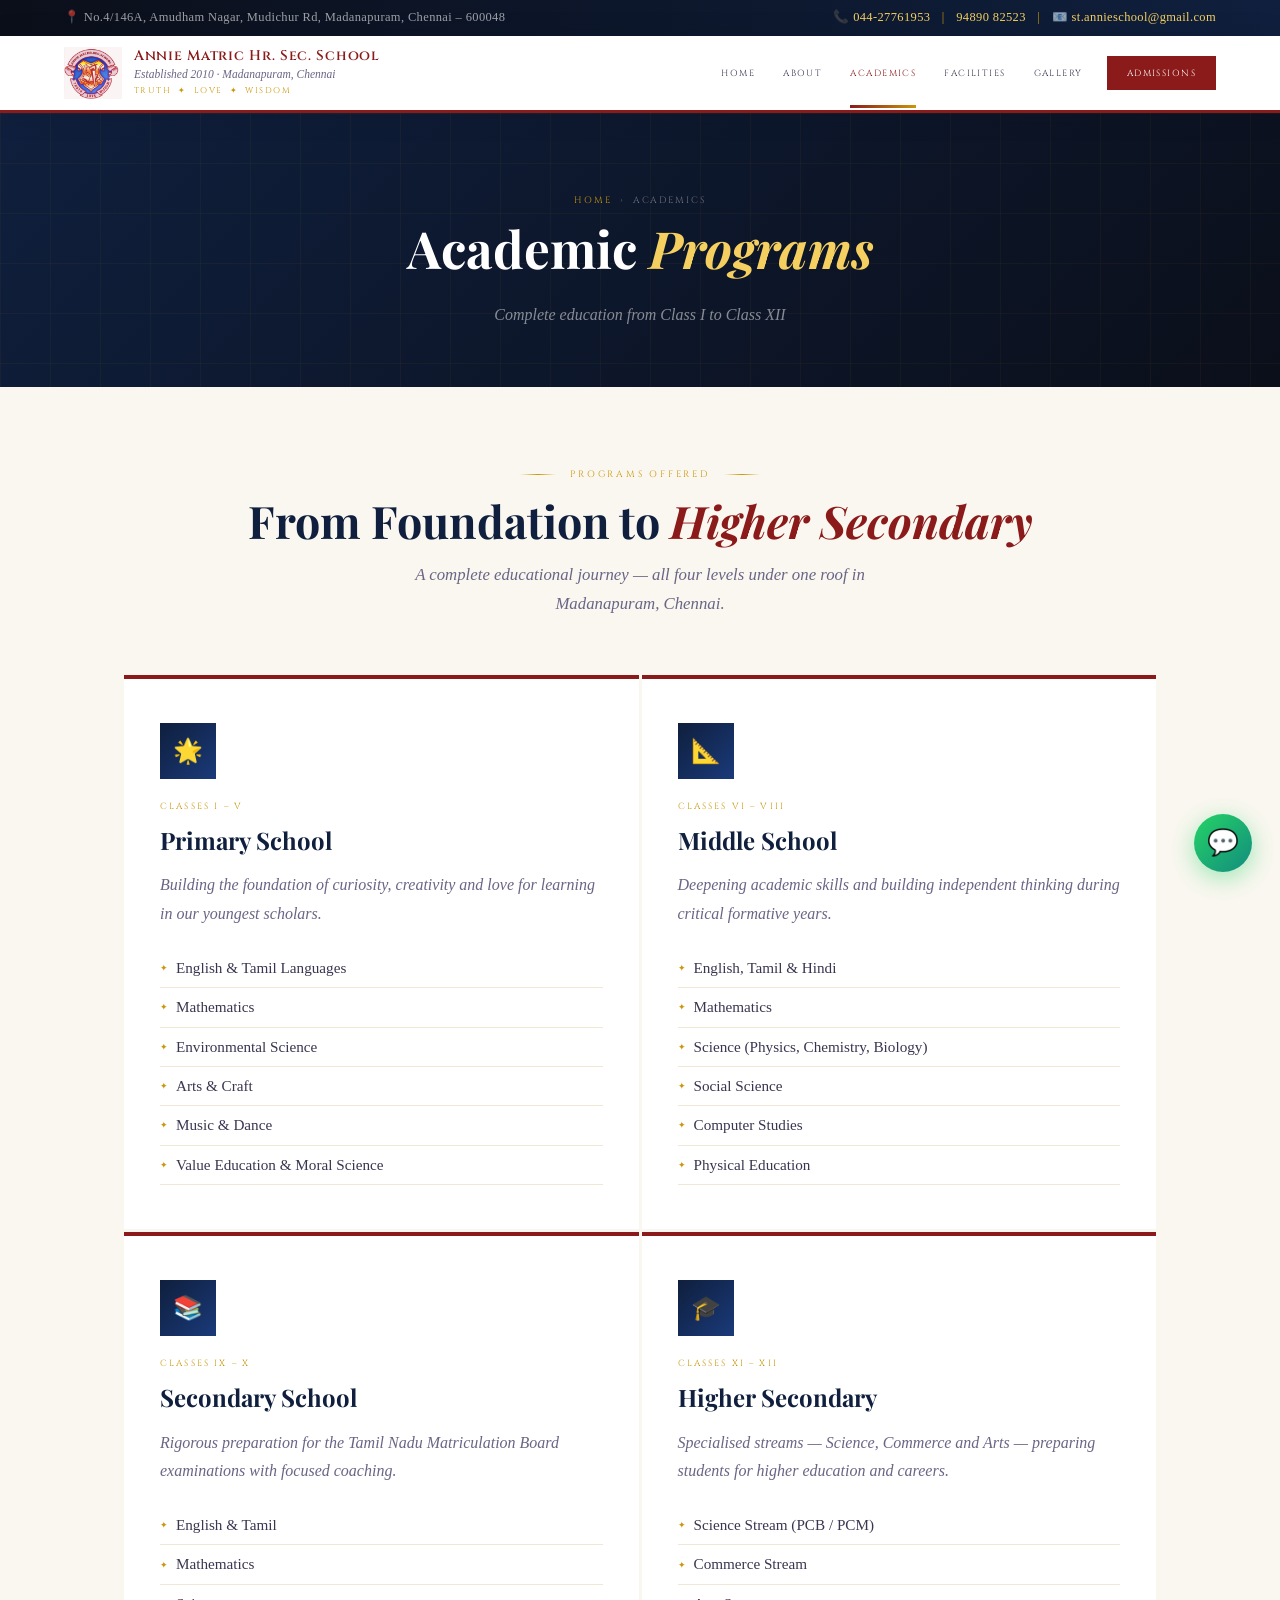
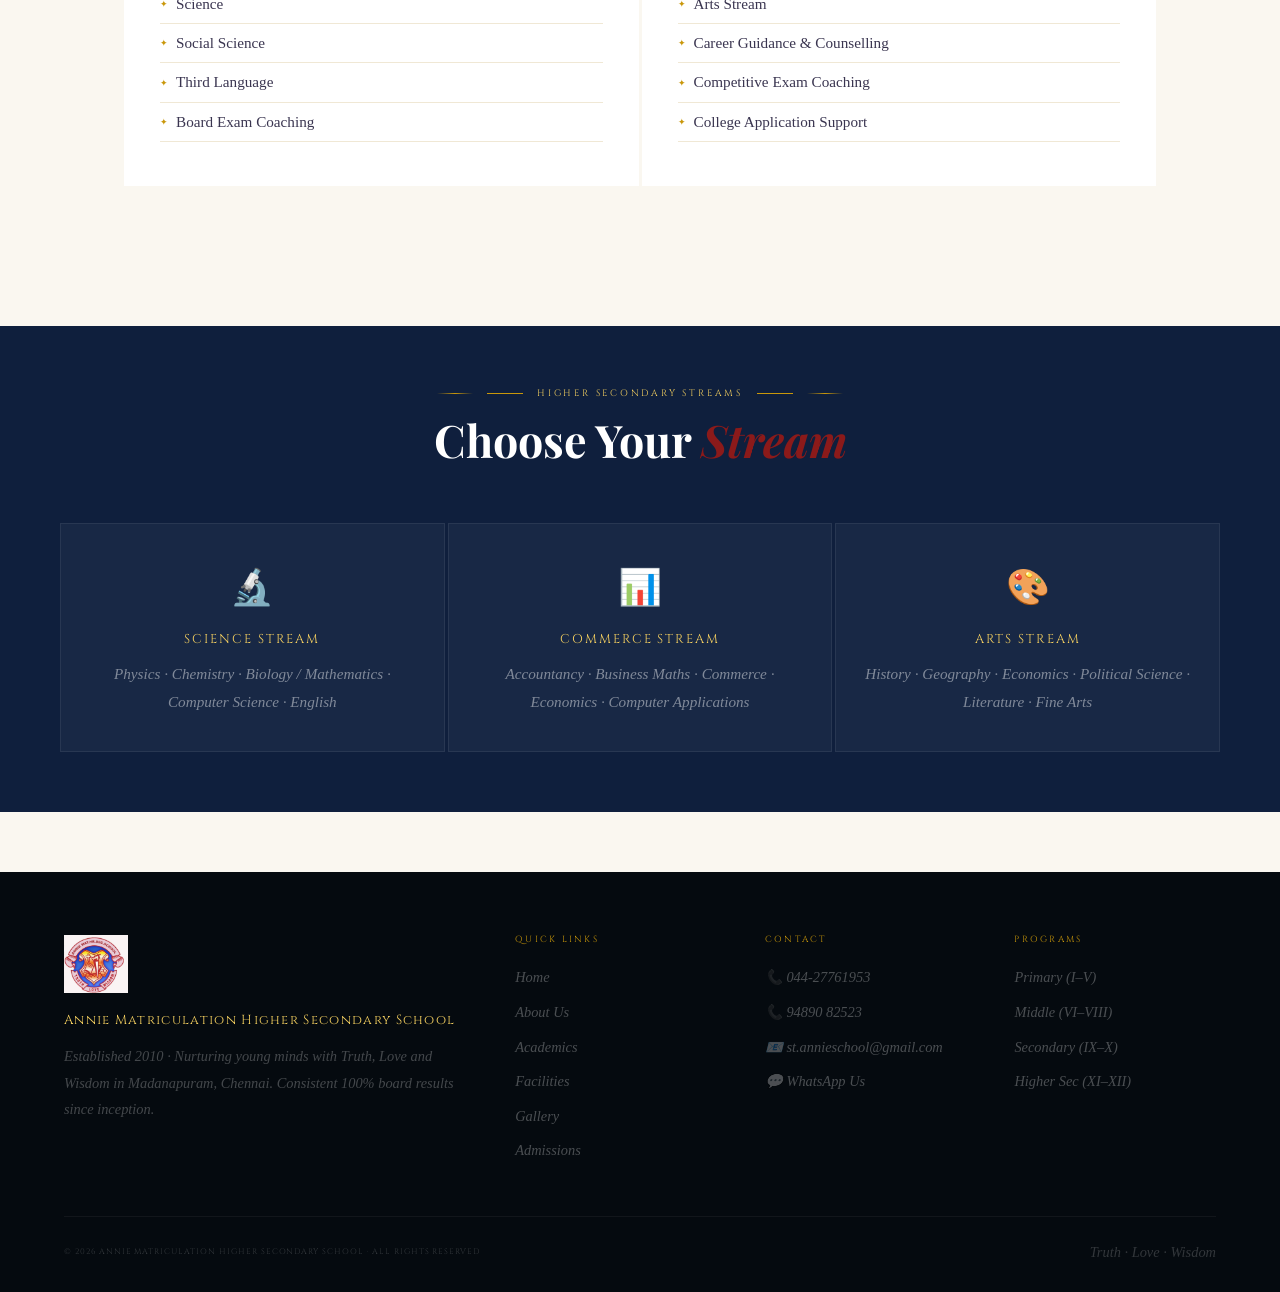
<file: academics.html>
<!DOCTYPE html>
<html lang="en">
<head>
<meta charset="UTF-8"><meta name="viewport" content="width=device-width, initial-scale=1.0">
<meta name="description" content="Academic programs at Annie Matric School Chennai — Primary, Middle, Secondary and Higher Secondary with Science, Commerce and Arts streams.">
<title>Academics — Annie Matric Hr. Sec. School, Chennai</title>
<link rel="stylesheet" href="style.css">
<style>
.acad-body { padding: 80px 5%; max-width: 1160px; margin: 0 auto; }
.acad-grid { display: grid; grid-template-columns: 1fr 1fr; gap: 3px; margin-bottom: 60px; }
.acad-card { background: var(--white); padding: 44px 36px; border-top: 4px solid var(--crimson); transition: all 0.4s; }
.acad-card:hover { box-shadow: 0 20px 60px rgba(11,15,26,0.1); transform: translateY(-4px); }
.acad-icon { width: 56px; height: 56px; background: linear-gradient(135deg,var(--navy),var(--navy2)); display: flex; align-items: center; justify-content: center; font-size: 1.5rem; margin-bottom: 20px; }
.acad-level { font-family: var(--font-ui); font-size: 0.56rem; letter-spacing: 0.24em; text-transform: uppercase; color: var(--gold); margin-bottom: 8px; }
.acad-name { font-family: var(--font-head); font-size: 1.5rem; color: var(--navy); margin-bottom: 12px; }
.acad-desc { font-size: 1rem; color: var(--textl); line-height: 1.8; font-style: italic; margin-bottom: 20px; }
.acad-subjects { list-style: none; }
.acad-subjects li { font-size: 0.95rem; color: var(--textm); padding: 7px 0; border-bottom: 1px solid var(--cream2); display: flex; gap: 8px; align-items: center; }
.acad-subjects li::before { content: '✦'; color: var(--gold); font-size: 0.55rem; flex-shrink: 0; }
.streams { background: var(--navy); padding: 60px 5%; margin: 0 -5% 60px; }
.streams-grid { display: grid; grid-template-columns: repeat(3,1fr); gap: 3px; }
.stream-card { padding: 36px 28px; background: rgba(255,255,255,0.04); border: 1px solid rgba(255,255,255,0.07); text-align: center; transition: all 0.4s; }
.stream-card:hover { background: rgba(201,151,10,0.08); border-color: rgba(201,151,10,0.25); }
.stream-icon { font-size: 2.2rem; display: block; margin-bottom: 14px; }
.stream-name { font-family: var(--font-ui); font-size: 0.8rem; letter-spacing: 0.15em; text-transform: uppercase; color: var(--gold3); margin-bottom: 10px; }
.stream-subjects { font-size: 0.95rem; color: rgba(255,255,255,0.45); line-height: 1.8; font-style: italic; }
@media(max-width:900px){ .acad-grid,.streams-grid { grid-template-columns: 1fr; } .streams { margin: 0 0 60px; padding: 60px 4%; } }
</style>
</head>
<body>
<section class="page-hero">
  <div class="page-hero-content">
    <div class="breadcrumb"><a href="index.html">Home</a><span>›</span>Academics</div>
    <h1>Academic <em>Programs</em></h1>
    <p style="color:rgba(255,255,255,0.5);font-style:italic;margin-top:10px;">Complete education from Class I to Class XII</p>
  </div>
</section>
<div class="acad-body">
  <div class="sec-head reveal">
    <div class="eyebrow">Programs Offered</div>
    <h2 class="sec-title">From Foundation to <em>Higher Secondary</em></h2>
    <p class="sec-sub">A complete educational journey — all four levels under one roof in Madanapuram, Chennai.</p>
  </div>
  <div class="acad-grid stagger reveal">
    <div class="acad-card">
      <div class="acad-icon">🌟</div>
      <div class="acad-level">Classes I – V</div>
      <h3 class="acad-name">Primary School</h3>
      <p class="acad-desc">Building the foundation of curiosity, creativity and love for learning in our youngest scholars.</p>
      <ul class="acad-subjects">
        <li>English & Tamil Languages</li><li>Mathematics</li><li>Environmental Science</li>
        <li>Arts & Craft</li><li>Music & Dance</li><li>Value Education & Moral Science</li>
      </ul>
    </div>
    <div class="acad-card">
      <div class="acad-icon">📐</div>
      <div class="acad-level">Classes VI – VIII</div>
      <h3 class="acad-name">Middle School</h3>
      <p class="acad-desc">Deepening academic skills and building independent thinking during critical formative years.</p>
      <ul class="acad-subjects">
        <li>English, Tamil & Hindi</li><li>Mathematics</li><li>Science (Physics, Chemistry, Biology)</li>
        <li>Social Science</li><li>Computer Studies</li><li>Physical Education</li>
      </ul>
    </div>
    <div class="acad-card">
      <div class="acad-icon">📚</div>
      <div class="acad-level">Classes IX – X</div>
      <h3 class="acad-name">Secondary School</h3>
      <p class="acad-desc">Rigorous preparation for the Tamil Nadu Matriculation Board examinations with focused coaching.</p>
      <ul class="acad-subjects">
        <li>English & Tamil</li><li>Mathematics</li><li>Science</li>
        <li>Social Science</li><li>Third Language</li><li>Board Exam Coaching</li>
      </ul>
    </div>
    <div class="acad-card">
      <div class="acad-icon">🎓</div>
      <div class="acad-level">Classes XI – XII</div>
      <h3 class="acad-name">Higher Secondary</h3>
      <p class="acad-desc">Specialised streams — Science, Commerce and Arts — preparing students for higher education and careers.</p>
      <ul class="acad-subjects">
        <li>Science Stream (PCB / PCM)</li><li>Commerce Stream</li><li>Arts Stream</li>
        <li>Career Guidance & Counselling</li><li>Competitive Exam Coaching</li><li>College Application Support</li>
      </ul>
    </div>
  </div>
</div>
<div class="streams reveal">
  <div style="max-width:1160px;margin:0 auto;">
    <div class="sec-head">
      <div class="eyebrow" style="color:var(--gold3);"><span style="flex:0 0 36px;height:1px;background:var(--gold);display:inline-block;"></span>Higher Secondary Streams<span style="flex:0 0 36px;height:1px;background:var(--gold);display:inline-block;"></span></div>
      <h2 class="sec-title" style="color:var(--white);">Choose Your <em>Stream</em></h2>
    </div>
    <div class="streams-grid stagger">
      <div class="stream-card"><span class="stream-icon">🔬</span><div class="stream-name">Science Stream</div><div class="stream-subjects">Physics · Chemistry · Biology / Mathematics · Computer Science · English</div></div>
      <div class="stream-card"><span class="stream-icon">📊</span><div class="stream-name">Commerce Stream</div><div class="stream-subjects">Accountancy · Business Maths · Commerce · Economics · Computer Applications</div></div>
      <div class="stream-card"><span class="stream-icon">🎨</span><div class="stream-name">Arts Stream</div><div class="stream-subjects">History · Geography · Economics · Political Science · Literature · Fine Arts</div></div>
    </div>
  </div>
</div>
<script src="components.js"></script>
<script>
  injectTopbar(); injectNav('Academics'); injectFooter();
  const nav=document.getElementById('main-nav'),tb=document.querySelector('.topbar'),mob=document.getElementById('mobile-menu');
  document.body.prepend(mob); document.body.prepend(nav); document.body.prepend(tb);
</script>
</body>
</html>
</file>
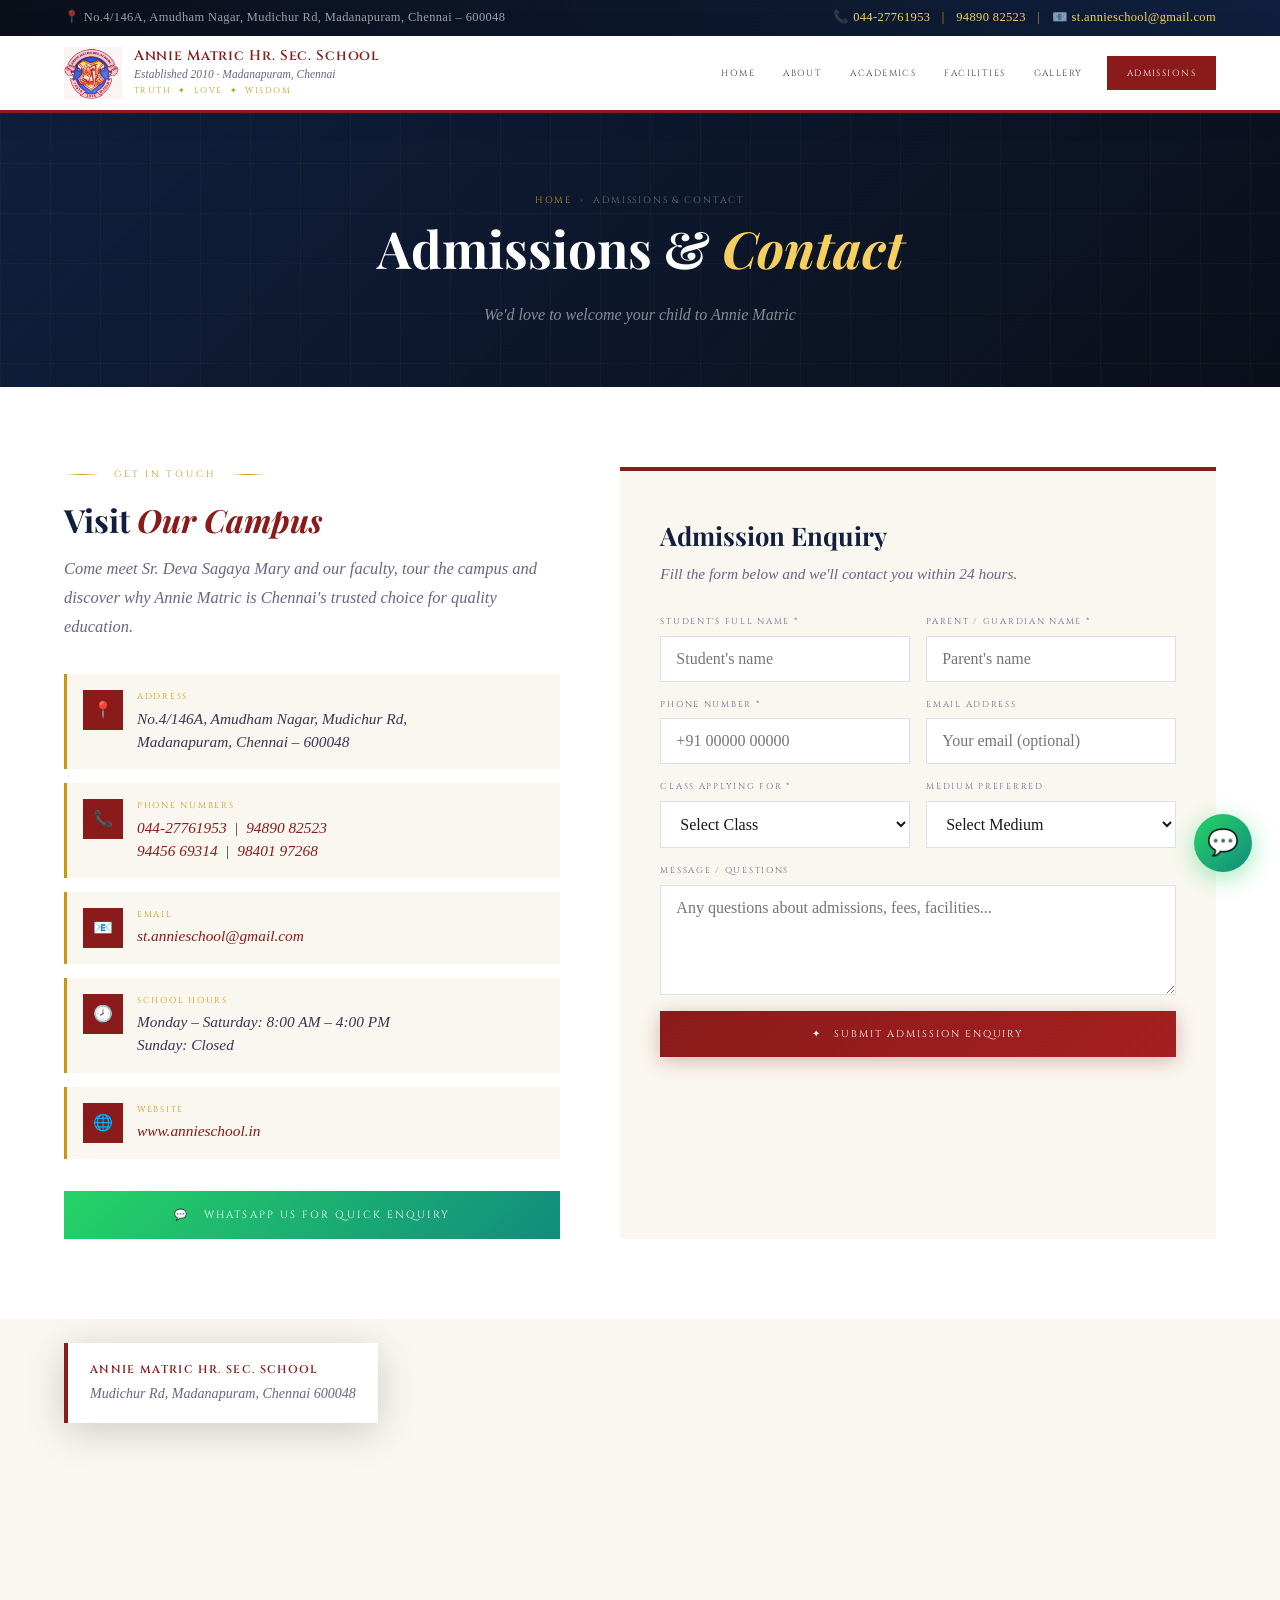
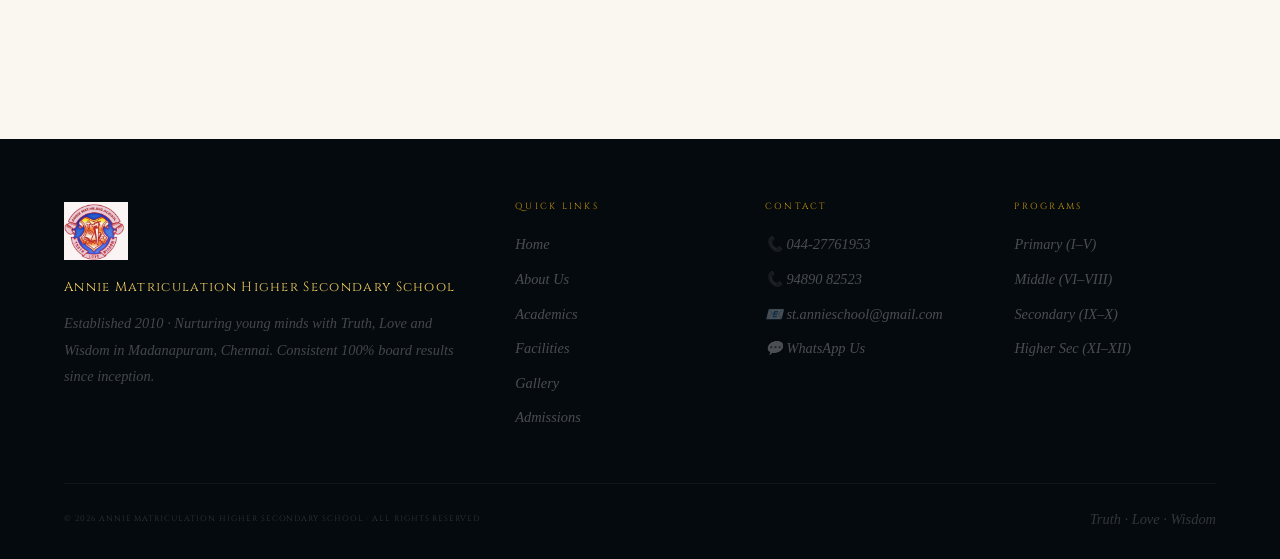
<file: contact.html>
<!DOCTYPE html>
<html lang="en">
<head>
<meta charset="UTF-8">
<meta name="viewport" content="width=device-width, initial-scale=1.0">
<meta name="description" content="Apply for admission at Annie Matriculation Higher Secondary School, Madanapuram, Chennai. Contact us for enquiries.">
<title>Admissions & Contact — Annie Matric Hr. Sec. School, Chennai</title>
<link rel="stylesheet" href="style.css">
<style>
.contact-body { padding: 80px 5%; background: var(--white); }
.contact-wrap { display: grid; grid-template-columns: 1fr 1.2fr; gap: 60px; max-width: 1160px; margin: 0 auto; }

/* Info side */
.c-info h2 { font-family: var(--font-head); font-size: 2rem; color: var(--navy); margin-bottom: 10px; }
.c-info h2 em { font-style: italic; color: var(--crimson); }
.c-info > p { font-size: 1.03rem; color: var(--textl); font-style: italic; margin-bottom: 32px; line-height: 1.75; }
.c-items { display: flex; flex-direction: column; gap: 14px; margin-bottom: 32px; }
.c-item { display: flex; gap: 14px; align-items: flex-start; padding: 16px; background: var(--cream); border-left: 3px solid var(--gold); transition: all 0.3s; }
.c-item:hover { border-left-color: var(--crimson); background: var(--cream2); }
.c-icon { width: 40px; height: 40px; background: var(--crimson); display: flex; align-items: center; justify-content: center; font-size: 1rem; flex-shrink: 0; }
.c-label { font-family: var(--font-ui); font-size: 0.54rem; letter-spacing: 0.2em; text-transform: uppercase; color: var(--gold); margin-bottom: 3px; }
.c-val { font-size: 0.96rem; color: var(--textm); font-style: italic; line-height: 1.5; }
.c-val a { color: var(--crimson); }

.wa-inline {
  display: flex; align-items: center; justify-content: center; gap: 10px;
  padding: 16px; background: linear-gradient(135deg,#25d366,#128c7e);
  color: var(--white); font-family: var(--font-ui); font-size: 0.65rem; letter-spacing: 0.2em; text-transform: uppercase;
  text-decoration: none; transition: all 0.3s; margin-top: 4px;
}
.wa-inline:hover { box-shadow: 0 8px 28px rgba(37,211,102,0.35); transform: translateY(-2px); }

/* Form side */
.c-form-wrap { background: var(--cream); padding: 44px 40px; border-top: 4px solid var(--crimson); }
.c-form-title { font-family: var(--font-head); font-size: 1.6rem; color: var(--navy); margin-bottom: 6px; }
.c-form-sub { font-size: 0.96rem; font-style: italic; color: var(--textl); margin-bottom: 28px; }
.cform { display: flex; flex-direction: column; gap: 16px; }
.crow { display: grid; grid-template-columns: 1fr 1fr; gap: 16px; }
.cgroup { display: flex; flex-direction: column; gap: 7px; }
.clabel { font-family: var(--font-ui); font-size: 0.54rem; letter-spacing: 0.2em; text-transform: uppercase; color: var(--textl); }
.cinput, .cselect, .ctextarea {
  background: var(--white); border: 1px solid rgba(26,58,122,0.15); padding: 13px 15px;
  font-family: Georgia, serif; font-size: 1rem; color: var(--text); outline: none;
  transition: border-color 0.3s; width: 100%;
}
.cinput:focus, .cselect:focus, .ctextarea:focus { border-color: var(--crimson); box-shadow: 0 0 0 3px rgba(139,26,26,0.08); }
.cselect { cursor: pointer; }
.ctextarea { min-height: 110px; resize: vertical; }
.csuccess { display: none; padding: 16px 20px; background: rgba(37,139,60,0.1); border: 1px solid rgba(37,139,60,0.3); color: #1a6b30; font-family: var(--font-ui); font-size: 0.65rem; letter-spacing: 0.15em; text-transform: uppercase; margin-top: 8px; }

/* Map section */
.map-full { margin-top: 0; }
.map-full .map-wrap { height: 420px; }

@media (max-width: 900px) {
  .contact-wrap { grid-template-columns: 1fr; }
  .crow { grid-template-columns: 1fr; }
  .c-form-wrap { padding: 28px 20px; }
}
</style>
</head>
<body>

<section class="page-hero">
  <div class="page-hero-content">
    <div class="breadcrumb"><a href="index.html">Home</a><span>›</span>Admissions & Contact</div>
    <h1>Admissions & <em>Contact</em></h1>
    <p style="color:rgba(255,255,255,0.5);font-style:italic;margin-top:10px;">We'd love to welcome your child to Annie Matric</p>
  </div>
</section>

<section class="contact-body reveal">
  <div class="contact-wrap">
    <div class="c-info">
      <div class="eyebrow" style="justify-content:flex-start;">Get In Touch</div>
      <h2>Visit <em>Our Campus</em></h2>
      <p>Come meet Sr. Deva Sagaya Mary and our faculty, tour the campus and discover why Annie Matric is Chennai's trusted choice for quality education.</p>
      <div class="c-items">
        <div class="c-item">
          <div class="c-icon">📍</div>
          <div>
            <div class="c-label">Address</div>
            <div class="c-val">No.4/146A, Amudham Nagar, Mudichur Rd,<br>Madanapuram, Chennai – 600048</div>
          </div>
        </div>
        <div class="c-item">
          <div class="c-icon">📞</div>
          <div>
            <div class="c-label">Phone Numbers</div>
            <div class="c-val">
              <a href="tel:04427761953">044-27761953</a> &nbsp;|&nbsp; <a href="tel:09489082523">94890 82523</a><br>
              <a href="tel:09445669314">94456 69314</a> &nbsp;|&nbsp; <a href="tel:09840197268">98401 97268</a>
            </div>
          </div>
        </div>
        <div class="c-item">
          <div class="c-icon">📧</div>
          <div>
            <div class="c-label">Email</div>
            <div class="c-val"><a href="mailto:st.annieschool@gmail.com">st.annieschool@gmail.com</a></div>
          </div>
        </div>
        <div class="c-item">
          <div class="c-icon">🕗</div>
          <div>
            <div class="c-label">School Hours</div>
            <div class="c-val">Monday – Saturday: 8:00 AM – 4:00 PM<br>Sunday: Closed</div>
          </div>
        </div>
        <div class="c-item">
          <div class="c-icon">🌐</div>
          <div>
            <div class="c-label">Website</div>
            <div class="c-val"><a href="http://www.annieschool.in">www.annieschool.in</a></div>
          </div>
        </div>
      </div>
      <a class="wa-inline" href="https://wa.me/919840197268?text=Hello%2C%20I%20am%20interested%20in%20admission%20at%20Annie%20Matric%20School" target="_blank">
        💬 &nbsp; WhatsApp Us for Quick Enquiry
      </a>
    </div>

    <div class="c-form-wrap">
      <h3 class="c-form-title">Admission Enquiry</h3>
      <p class="c-form-sub">Fill the form below and we'll contact you within 24 hours.</p>
      <form class="cform" id="admissionForm" onsubmit="submitForm(event)">
        <div class="crow">
          <div class="cgroup">
            <label class="clabel">Student's Full Name *</label>
            <input class="cinput" type="text" placeholder="Student's name" required/>
          </div>
          <div class="cgroup">
            <label class="clabel">Parent / Guardian Name *</label>
            <input class="cinput" type="text" placeholder="Parent's name" required/>
          </div>
        </div>
        <div class="crow">
          <div class="cgroup">
            <label class="clabel">Phone Number *</label>
            <input class="cinput" type="tel" placeholder="+91 00000 00000" required/>
          </div>
          <div class="cgroup">
            <label class="clabel">Email Address</label>
            <input class="cinput" type="email" placeholder="Your email (optional)"/>
          </div>
        </div>
        <div class="crow">
          <div class="cgroup">
            <label class="clabel">Class Applying For *</label>
            <select class="cselect" required>
              <option value="">Select Class</option>
              <option>Class I</option>
              <option>Class II</option>
              <option>Class III</option>
              <option>Class IV</option>
              <option>Class V</option>
              <option>Class VI</option>
              <option>Class VII</option>
              <option>Class VIII</option>
              <option>Class IX</option>
              <option>Class X</option>
              <option>Class XI — Science</option>
              <option>Class XI — Commerce</option>
              <option>Class XI — Arts</option>
              <option>Class XII</option>
            </select>
          </div>
          <div class="cgroup">
            <label class="clabel">Medium Preferred</label>
            <select class="cselect">
              <option value="">Select Medium</option>
              <option>English Medium</option>
              <option>Tamil Medium</option>
            </select>
          </div>
        </div>
        <div class="cgroup">
          <label class="clabel">Message / Questions</label>
          <textarea class="ctextarea" placeholder="Any questions about admissions, fees, facilities..."></textarea>
        </div>
        <button type="submit" class="btn btn-red" style="justify-content:center;padding:16px;">✦ &nbsp; Submit Admission Enquiry</button>
        <div class="csuccess" id="formSuccess">✦ &nbsp; Enquiry Submitted Successfully! We'll contact you within 24 hours.</div>
      </form>
    </div>
  </div>
</section>

<div class="map-full">
  <div class="map-wrap">
    <iframe src="https://www.google.com/maps?q=Annie+Matriculation+Higher+Secondary+School+Madanapuram+Chennai&output=embed" allowfullscreen loading="lazy"></iframe>
    <div class="map-tag">
      <div class="map-tag-name">Annie Matric Hr. Sec. School</div>
      <div class="map-tag-addr">Mudichur Rd, Madanapuram, Chennai 600048</div>
    </div>
  </div>
</div>

<script src="components.js"></script>
<script>
  injectTopbar();
  injectNav('Admissions');
  injectFooter();
  const nav = document.getElementById('main-nav');
  const tb = document.querySelector('.topbar');
  const mob = document.getElementById('mobile-menu');
  document.body.prepend(mob);
  document.body.prepend(nav);
  document.body.prepend(tb);

  function submitForm(e) {
    e.preventDefault();
    const btn = e.target.querySelector('button[type=submit]');
    btn.textContent = '⏳  Sending...';
    btn.disabled = true;
    setTimeout(() => {
      e.target.reset();
      btn.textContent = '✦  Submit Admission Enquiry';
      btn.disabled = false;
      document.getElementById('formSuccess').style.display = 'block';
      setTimeout(() => document.getElementById('formSuccess').style.display = 'none', 6000);
    }, 1200);
  }
</script>
</body>
</html>
</file>
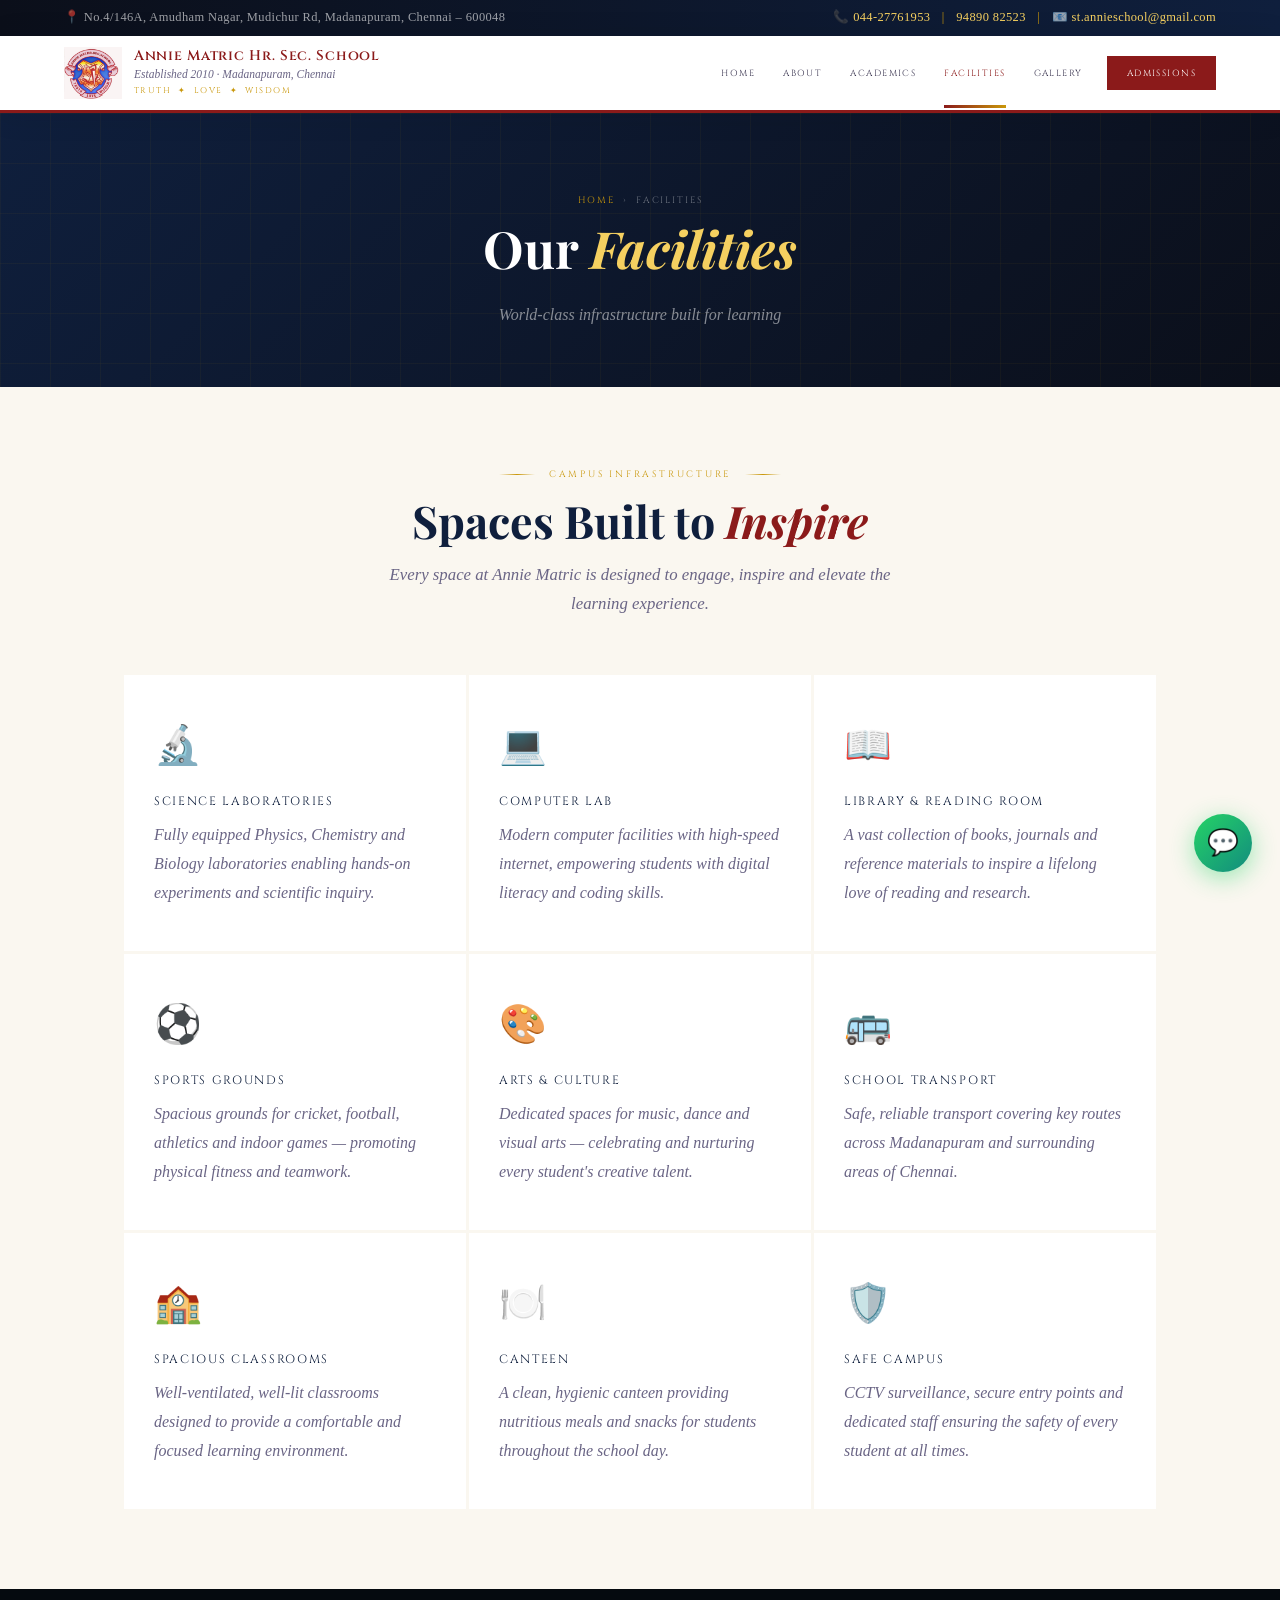
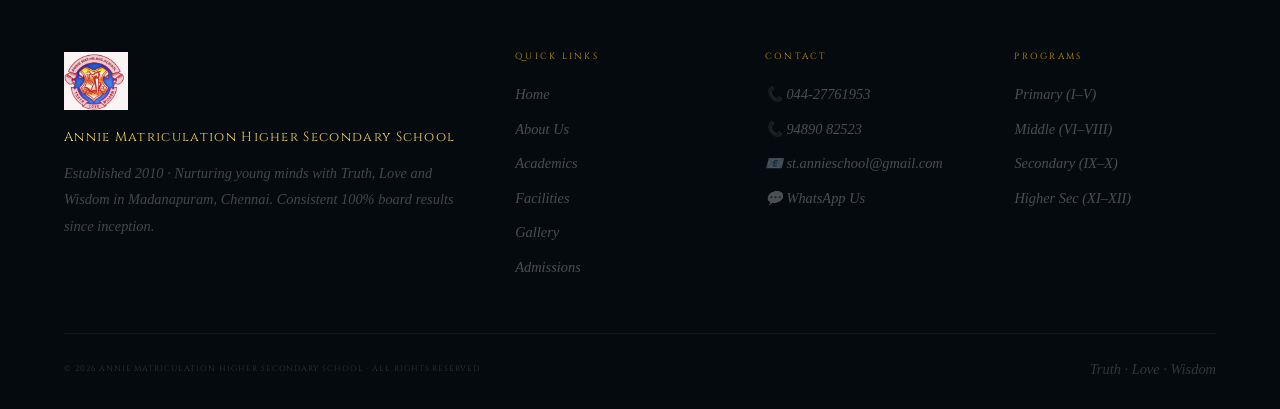
<file: facilities.html>
<!DOCTYPE html>
<html lang="en">
<head>
<meta charset="UTF-8"><meta name="viewport" content="width=device-width, initial-scale=1.0">
<meta name="description" content="Facilities at Annie Matric School Chennai — Science labs, computer lab, library, sports ground, transport and more.">
<title>Facilities — Annie Matric Hr. Sec. School, Chennai</title>
<link rel="stylesheet" href="style.css">
<style>
.fac-body { padding: 80px 5%; max-width: 1160px; margin: 0 auto; }
.fac-grid { display: grid; grid-template-columns: repeat(3,1fr); gap: 3px; }
.fac-card { background: var(--white); padding: 40px 30px; transition: all 0.4s; border-bottom: 3px solid transparent; }
.fac-card:hover { box-shadow: 0 20px 60px rgba(11,15,26,0.1); transform: translateY(-4px); border-bottom-color: var(--crimson); }
.fac-icon { font-size: 2.4rem; display: block; margin-bottom: 16px; }
.fac-title { font-family: var(--font-ui); font-size: 0.75rem; letter-spacing: 0.14em; text-transform: uppercase; color: var(--navy); margin-bottom: 10px; }
.fac-desc { font-size: 1rem; color: var(--textl); line-height: 1.8; font-style: italic; }
@media(max-width:900px){ .fac-grid { grid-template-columns: 1fr 1fr; } }
@media(max-width:600px){ .fac-grid { grid-template-columns: 1fr; } }
</style>
</head>
<body>
<section class="page-hero">
  <div class="page-hero-content">
    <div class="breadcrumb"><a href="index.html">Home</a><span>›</span>Facilities</div>
    <h1>Our <em>Facilities</em></h1>
    <p style="color:rgba(255,255,255,0.5);font-style:italic;margin-top:10px;">World-class infrastructure built for learning</p>
  </div>
</section>
<div class="fac-body">
  <div class="sec-head reveal">
    <div class="eyebrow">Campus Infrastructure</div>
    <h2 class="sec-title">Spaces Built to <em>Inspire</em></h2>
    <p class="sec-sub">Every space at Annie Matric is designed to engage, inspire and elevate the learning experience.</p>
  </div>
  <div class="fac-grid stagger reveal">
    <div class="fac-card"><span class="fac-icon">🔬</span><div class="fac-title">Science Laboratories</div><p class="fac-desc">Fully equipped Physics, Chemistry and Biology laboratories enabling hands-on experiments and scientific inquiry.</p></div>
    <div class="fac-card"><span class="fac-icon">💻</span><div class="fac-title">Computer Lab</div><p class="fac-desc">Modern computer facilities with high-speed internet, empowering students with digital literacy and coding skills.</p></div>
    <div class="fac-card"><span class="fac-icon">📖</span><div class="fac-title">Library & Reading Room</div><p class="fac-desc">A vast collection of books, journals and reference materials to inspire a lifelong love of reading and research.</p></div>
    <div class="fac-card"><span class="fac-icon">⚽</span><div class="fac-title">Sports Grounds</div><p class="fac-desc">Spacious grounds for cricket, football, athletics and indoor games — promoting physical fitness and teamwork.</p></div>
    <div class="fac-card"><span class="fac-icon">🎨</span><div class="fac-title">Arts & Culture</div><p class="fac-desc">Dedicated spaces for music, dance and visual arts — celebrating and nurturing every student's creative talent.</p></div>
    <div class="fac-card"><span class="fac-icon">🚌</span><div class="fac-title">School Transport</div><p class="fac-desc">Safe, reliable transport covering key routes across Madanapuram and surrounding areas of Chennai.</p></div>
    <div class="fac-card"><span class="fac-icon">🏫</span><div class="fac-title">Spacious Classrooms</div><p class="fac-desc">Well-ventilated, well-lit classrooms designed to provide a comfortable and focused learning environment.</p></div>
    <div class="fac-card"><span class="fac-icon">🍽️</span><div class="fac-title">Canteen</div><p class="fac-desc">A clean, hygienic canteen providing nutritious meals and snacks for students throughout the school day.</p></div>
    <div class="fac-card"><span class="fac-icon">🛡️</span><div class="fac-title">Safe Campus</div><p class="fac-desc">CCTV surveillance, secure entry points and dedicated staff ensuring the safety of every student at all times.</p></div>
  </div>
</div>
<script src="components.js"></script>
<script>
  injectTopbar(); injectNav('Facilities'); injectFooter();
  const nav=document.getElementById('main-nav'),tb=document.querySelector('.topbar'),mob=document.getElementById('mobile-menu');
  document.body.prepend(mob); document.body.prepend(nav); document.body.prepend(tb);
</script>
</body>
</html>
</file>
<file: style.css>
/* ═══════════════════════════════════════════════
   ANNIE MATRIC HR. SEC. SCHOOL — Global Styles
   ═══════════════════════════════════════════════ */
@import url('https://fonts.googleapis.com/css2?family=Playfair+Display:ital,wght@0,600;0,700;1,400;1,600&family=Cinzel:wght@400;500;600&display=swap');

:root {
  --crimson:  #8b1a1a;
  --crimson2: #a52020;
  --navy:     #0f1f3d;
  --navy2:    #1a3a7a;
  --deep:     #0b0f1a;
  --gold:     #c9970a;
  --gold2:    #e8b020;
  --gold3:    #f5d060;
  --cream:    #faf7f0;
  --cream2:   #f0e8d5;
  --white:    #ffffff;
  --text:     #1a1520;
  --textm:    #3a3550;
  --textl:    #6a6585;
  --font-head: 'Playfair Display', Georgia, serif;
  --font-ui:   'Cinzel', serif;
  --font-body: Georgia, 'Times New Roman', serif;
}

*, *::before, *::after { margin: 0; padding: 0; box-sizing: border-box; }
html { scroll-behavior: smooth; font-size: 16px; }
body { background: var(--cream); color: var(--text); font-family: var(--font-body); overflow-x: hidden; line-height: 1.6; }

::-webkit-scrollbar { width: 5px; }
::-webkit-scrollbar-track { background: var(--cream2); }
::-webkit-scrollbar-thumb { background: linear-gradient(var(--crimson), var(--gold)); border-radius: 3px; }

img { max-width: 100%; display: block; }
a { text-decoration: none; color: inherit; }

/* ── TOP BAR ── */
.topbar {
  background: linear-gradient(90deg, var(--deep), var(--navy));
  padding: 8px 5%;
  display: flex;
  justify-content: space-between;
  align-items: center;
  font-size: 0.78rem;
  color: rgba(255,255,255,0.6);
  letter-spacing: 0.03em;
  flex-wrap: wrap;
  gap: 6px;
}
.topbar a { color: var(--gold3); }
.topbar .sep { color: var(--gold); margin: 0 8px; }

/* ── NAV ── */
nav {
  background: var(--white);
  padding: 0 5%;
  display: flex;
  align-items: center;
  justify-content: space-between;
  position: sticky;
  top: 0;
  z-index: 1000;
  box-shadow: 0 2px 30px rgba(11,15,26,0.1);
  border-bottom: 3px solid var(--crimson);
  min-height: 76px;
}
.nav-brand { display: flex; align-items: center; gap: 12px; padding: 8px 0; }
.nav-logo { width: 58px; height: 58px; object-fit: contain; }
.nav-text { display: flex; flex-direction: column; }
.nav-name { font-family: var(--font-ui); font-size: 0.88rem; font-weight: 600; color: var(--crimson); letter-spacing: 0.05em; line-height: 1.2; }
.nav-sub  { font-size: 0.72rem; color: var(--textl); font-style: italic; }
.nav-motto{ font-family: var(--font-ui); font-size: 0.52rem; letter-spacing: 0.18em; color: var(--gold); text-transform: uppercase; margin-top: 1px; }

/* Desktop menu */
.nav-links { display: flex; list-style: none; align-items: center; gap: 0; }
.nav-links a {
  display: block; padding: 28px 14px;
  font-family: var(--font-ui); font-size: 0.56rem; letter-spacing: 0.16em; text-transform: uppercase;
  color: var(--textm); transition: color 0.3s; position: relative;
}
.nav-links a::after {
  content: ''; position: absolute; bottom: 0; left: 14px; right: 14px;
  height: 3px; background: linear-gradient(90deg, var(--crimson), var(--gold));
  transform: scaleX(0); transition: transform 0.3s;
}
.nav-links a:hover, .nav-links a.active { color: var(--crimson); }
.nav-links a:hover::after, .nav-links a.active::after { transform: scaleX(1); }
.nav-links .nav-cta {
  background: var(--crimson); color: var(--white) !important;
  padding: 10px 20px !important; margin-left: 10px;
  transition: background 0.3s, box-shadow 0.3s !important;
}
.nav-links .nav-cta::after { display: none !important; }
.nav-links .nav-cta:hover { background: var(--crimson2) !important; box-shadow: 0 4px 20px rgba(139,26,26,0.35) !important; }

/* Hamburger */
.hamburger {
  display: none; flex-direction: column; gap: 5px; cursor: pointer;
  background: none; border: none; padding: 8px;
}
.hamburger span {
  display: block; width: 24px; height: 2px; background: var(--crimson);
  transition: all 0.35s; transform-origin: center;
}
.hamburger.open span:nth-child(1) { transform: translateY(7px) rotate(45deg); }
.hamburger.open span:nth-child(2) { opacity: 0; transform: scaleX(0); }
.hamburger.open span:nth-child(3) { transform: translateY(-7px) rotate(-45deg); }

/* Mobile menu */
.mobile-menu {
  display: none; position: fixed; top: 0; left: 0; right: 0; bottom: 0;
  background: rgba(11,15,26,0.97); z-index: 999; flex-direction: column;
  align-items: center; justify-content: center; gap: 6px;
  opacity: 0; pointer-events: none; transition: opacity 0.3s;
}
.mobile-menu.open { opacity: 1; pointer-events: all; display: flex; }
.mobile-menu a {
  font-family: var(--font-ui); font-size: 1rem; letter-spacing: 0.25em; text-transform: uppercase;
  color: rgba(255,255,255,0.7); padding: 14px 30px; border-bottom: 1px solid rgba(255,255,255,0.06);
  width: 260px; text-align: center; transition: color 0.3s, background 0.3s;
}
.mobile-menu a:hover { color: var(--gold3); background: rgba(201,151,10,0.06); }
.mobile-menu .mob-cta {
  background: var(--crimson); color: var(--white) !important;
  margin-top: 16px; border: none !important;
}
.mobile-menu-close {
  position: absolute; top: 24px; right: 24px; background: none; border: none;
  color: rgba(255,255,255,0.5); font-size: 1.8rem; cursor: pointer; line-height: 1;
}

/* ── SECTION HELPERS ── */
.eyebrow {
  font-family: var(--font-ui); font-size: 0.58rem; letter-spacing: 0.3em; text-transform: uppercase;
  color: var(--gold); display: flex; align-items: center; justify-content: center; gap: 14px; margin-bottom: 12px;
}
.eyebrow::before, .eyebrow::after { content: ''; flex: 0 0 36px; height: 1px; background: linear-gradient(90deg, transparent, var(--gold), transparent); }
.sec-title { font-family: var(--font-head); font-size: clamp(1.7rem, 3.5vw, 2.8rem); font-weight: 700; color: var(--navy); line-height: 1.2; text-align: center; }
.sec-title em { font-style: italic; color: var(--crimson); }
.sec-sub { font-size: 1.05rem; font-style: italic; color: var(--textl); margin-top: 12px; max-width: 520px; margin-left: auto; margin-right: auto; line-height: 1.75; text-align: center; }
.sec-head { margin-bottom: 56px; }

/* ── BUTTONS ── */
.btn { display: inline-flex; align-items: center; gap: 8px; font-family: var(--font-ui); font-size: 0.62rem; letter-spacing: 0.2em; text-transform: uppercase; cursor: pointer; border: none; transition: all 0.35s; }
.btn-red  { padding: 15px 36px; background: linear-gradient(135deg, var(--crimson), var(--crimson2)); color: var(--white); box-shadow: 0 4px 20px rgba(139,26,26,0.3); }
.btn-red:hover  { transform: translateY(-2px); box-shadow: 0 8px 30px rgba(139,26,26,0.45); }
.btn-gold { padding: 15px 36px; background: linear-gradient(135deg, var(--gold), var(--gold2)); color: var(--deep); }
.btn-gold:hover { transform: translateY(-2px); box-shadow: 0 8px 30px rgba(201,151,10,0.4); }
.btn-outline { padding: 14px 34px; background: transparent; color: var(--gold3); border: 1px solid rgba(201,151,10,0.4); }
.btn-outline:hover { background: rgba(201,151,10,0.1); border-color: var(--gold2); }

/* ── WHATSAPP FLOAT ── */
.wa-float {
  position: fixed; bottom: 28px; right: 28px; z-index: 900;
  width: 58px; height: 58px; border-radius: 50%;
  background: linear-gradient(135deg, #25d366, #128c7e);
  display: flex; align-items: center; justify-content: center;
  font-size: 1.6rem; box-shadow: 0 6px 24px rgba(37,211,102,0.45);
  transition: transform 0.3s, box-shadow 0.3s;
  animation: waPulse 2.5s ease-in-out infinite;
}
.wa-float:hover { transform: scale(1.12); box-shadow: 0 10px 36px rgba(37,211,102,0.55); animation: none; }
@keyframes waPulse {
  0%,100% { box-shadow: 0 6px 24px rgba(37,211,102,0.45); }
  50% { box-shadow: 0 6px 40px rgba(37,211,102,0.7); transform: scale(1.05); }
}

/* ── FOOTER ── */
footer { background: #050a0f; padding: 60px 5% 28px; }
.footer-grid { display: grid; grid-template-columns: 2fr 1fr 1fr 1fr; gap: 48px; padding-bottom: 44px; border-bottom: 1px solid rgba(255,255,255,0.05); margin-bottom: 24px; }
.f-logo { width: 64px; height: 64px; object-fit: contain; margin-bottom: 14px; }
.f-name { font-family: var(--font-ui); font-size: 0.82rem; letter-spacing: 0.1em; color: var(--gold3); margin-bottom: 12px; }
.f-desc { font-size: 0.9rem; color: rgba(255,255,255,0.25); line-height: 1.85; font-style: italic; }
.f-col-title { font-family: var(--font-ui); font-size: 0.56rem; letter-spacing: 0.25em; text-transform: uppercase; color: var(--gold); margin-bottom: 18px; }
.f-links { list-style: none; }
.f-links li { margin-bottom: 9px; }
.f-links a { font-size: 0.9rem; color: rgba(255,255,255,0.28); font-style: italic; transition: color 0.3s; }
.f-links a:hover { color: var(--gold3); }
.footer-bottom { display: flex; justify-content: space-between; align-items: center; flex-wrap: wrap; gap: 10px; }
.f-copy { font-family: var(--font-ui); font-size: 0.5rem; letter-spacing: 0.12em; color: rgba(255,255,255,0.18); text-transform: uppercase; }
.f-motto { font-size: 0.9rem; font-style: italic; color: rgba(255,255,255,0.18); }

/* ── REVEAL ANIMATIONS ── */
.reveal { opacity: 0; transform: translateY(32px); transition: opacity 0.85s ease, transform 0.85s ease; }
.reveal.visible { opacity: 1; transform: translateY(0); }
/* Stagger for children */
.stagger > *:nth-child(1) { transition-delay: 0s; }
.stagger > *:nth-child(2) { transition-delay: 0.12s; }
.stagger > *:nth-child(3) { transition-delay: 0.24s; }
.stagger > *:nth-child(4) { transition-delay: 0.36s; }
.stagger > *:nth-child(5) { transition-delay: 0.48s; }
.stagger > * { opacity: 0; transform: translateY(24px); transition: opacity 0.7s ease, transform 0.7s ease; }
.stagger.visible > * { opacity: 1; transform: translateY(0); }

/* ── MAP ── */
.map-wrap { height: 380px; position: relative; }
.map-wrap iframe { width: 100%; height: 100%; border: none; filter: grayscale(15%) contrast(1.05); }
.map-tag { position: absolute; top: 24px; left: 5%; background: var(--white); padding: 18px 22px; border-left: 4px solid var(--crimson); box-shadow: 0 8px 40px rgba(0,0,0,0.18); }
.map-tag-name { font-family: var(--font-ui); font-size: 0.7rem; letter-spacing: 0.12em; color: var(--crimson); font-weight: 600; text-transform: uppercase; }
.map-tag-addr { font-size: 0.88rem; font-style: italic; color: var(--textl); margin-top: 3px; }

/* ── PAGE HERO (inner pages) ── */
.page-hero {
  background: linear-gradient(135deg, var(--navy), var(--deep));
  padding: 80px 5% 60px;
  text-align: center;
  position: relative;
  overflow: hidden;
}
.page-hero::before {
  content: ''; position: absolute; inset: 0;
  background-image: linear-gradient(rgba(201,151,10,0.05) 1px, transparent 1px), linear-gradient(90deg, rgba(201,151,10,0.05) 1px, transparent 1px);
  background-size: 50px 50px;
}
.page-hero-content { position: relative; z-index: 1; }
.page-hero h1 { font-family: var(--font-head); font-size: clamp(2rem, 4vw, 3.2rem); color: var(--white); margin-bottom: 12px; }
.page-hero h1 em { font-style: italic; color: var(--gold3); }
.breadcrumb { font-family: var(--font-ui); font-size: 0.58rem; letter-spacing: 0.2em; text-transform: uppercase; color: rgba(255,255,255,0.4); }
.breadcrumb a { color: var(--gold); }
.breadcrumb span { margin: 0 8px; }

/* ── RESPONSIVE ── */
@media (max-width: 900px) {
  .topbar { font-size: 0.7rem; padding: 7px 4%; }
  nav { padding: 0 4%; }
  .nav-links { display: none; }
  .hamburger { display: flex; }
  .footer-grid { grid-template-columns: 1fr 1fr; }
}
@media (max-width: 600px) {
  .topbar .topbar-right { display: none; }
  .footer-grid { grid-template-columns: 1fr; }
  .footer-bottom { text-align: center; }
}
</file>
